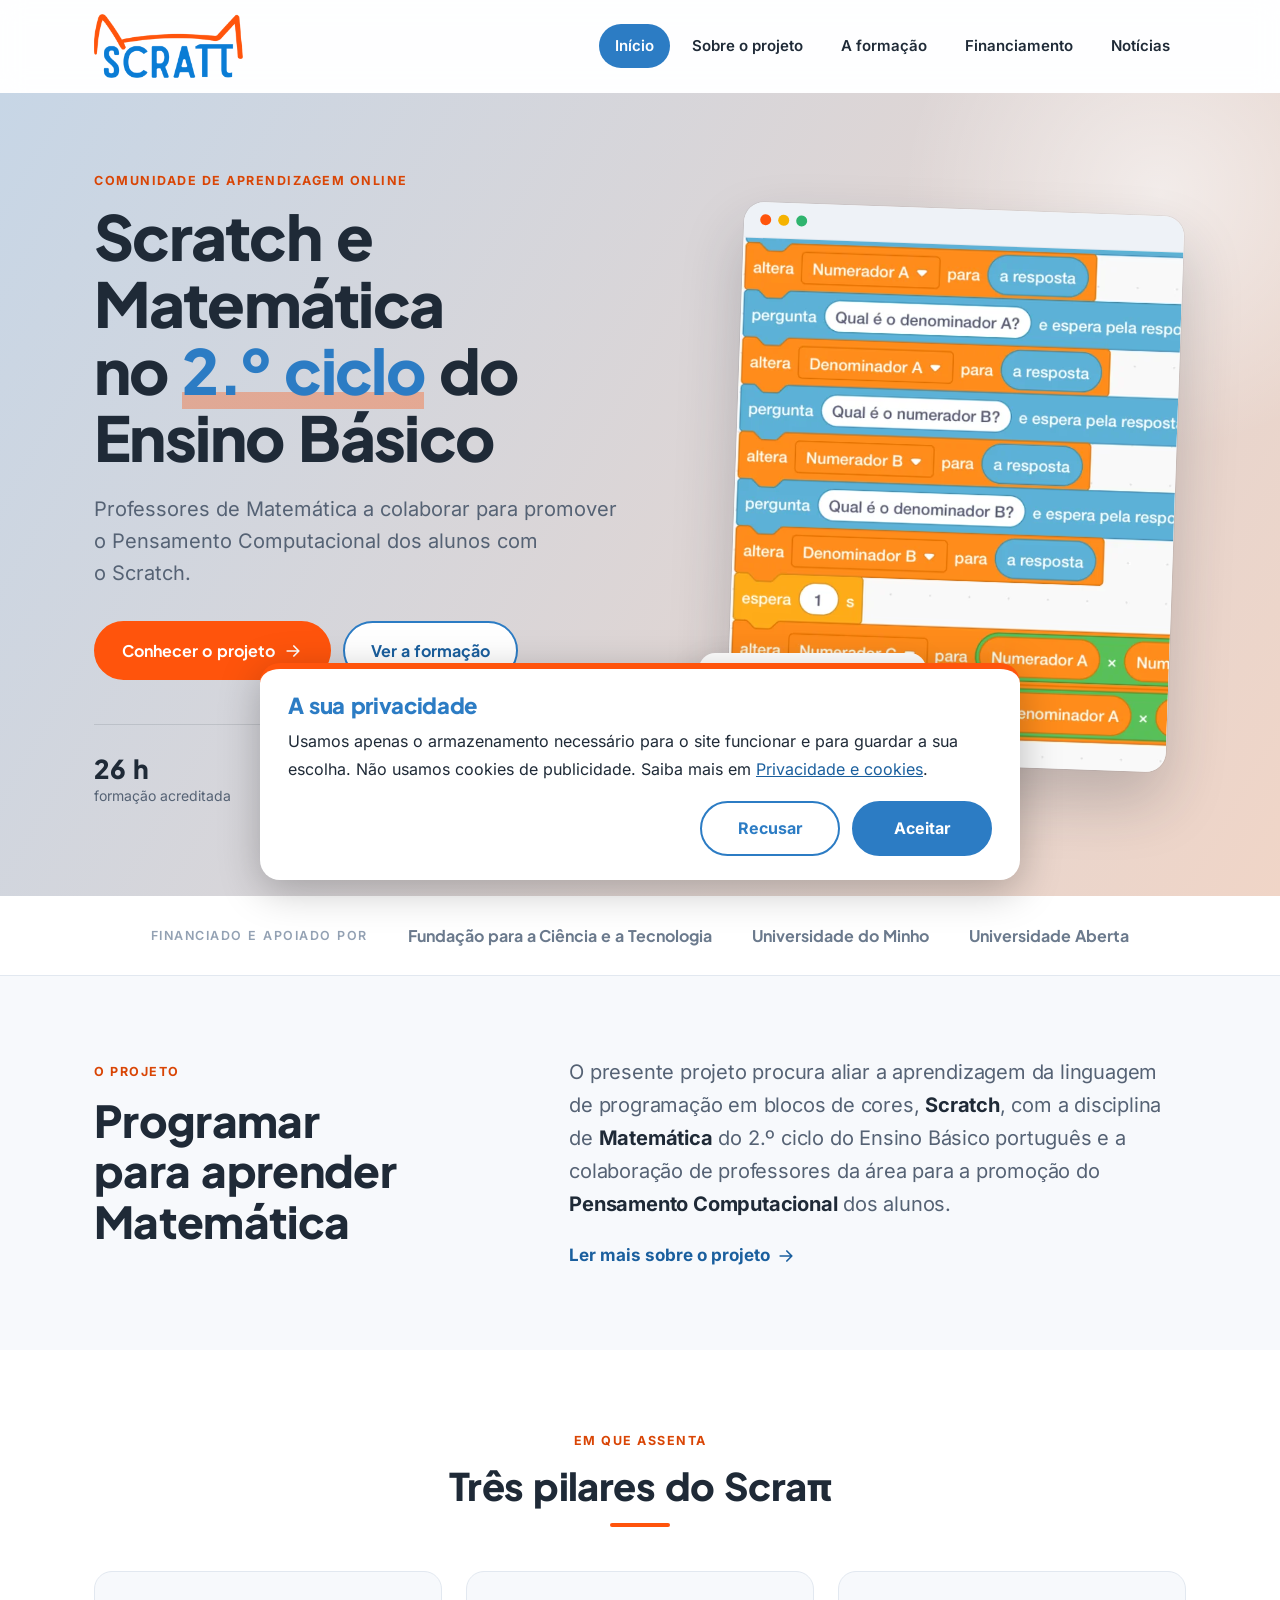
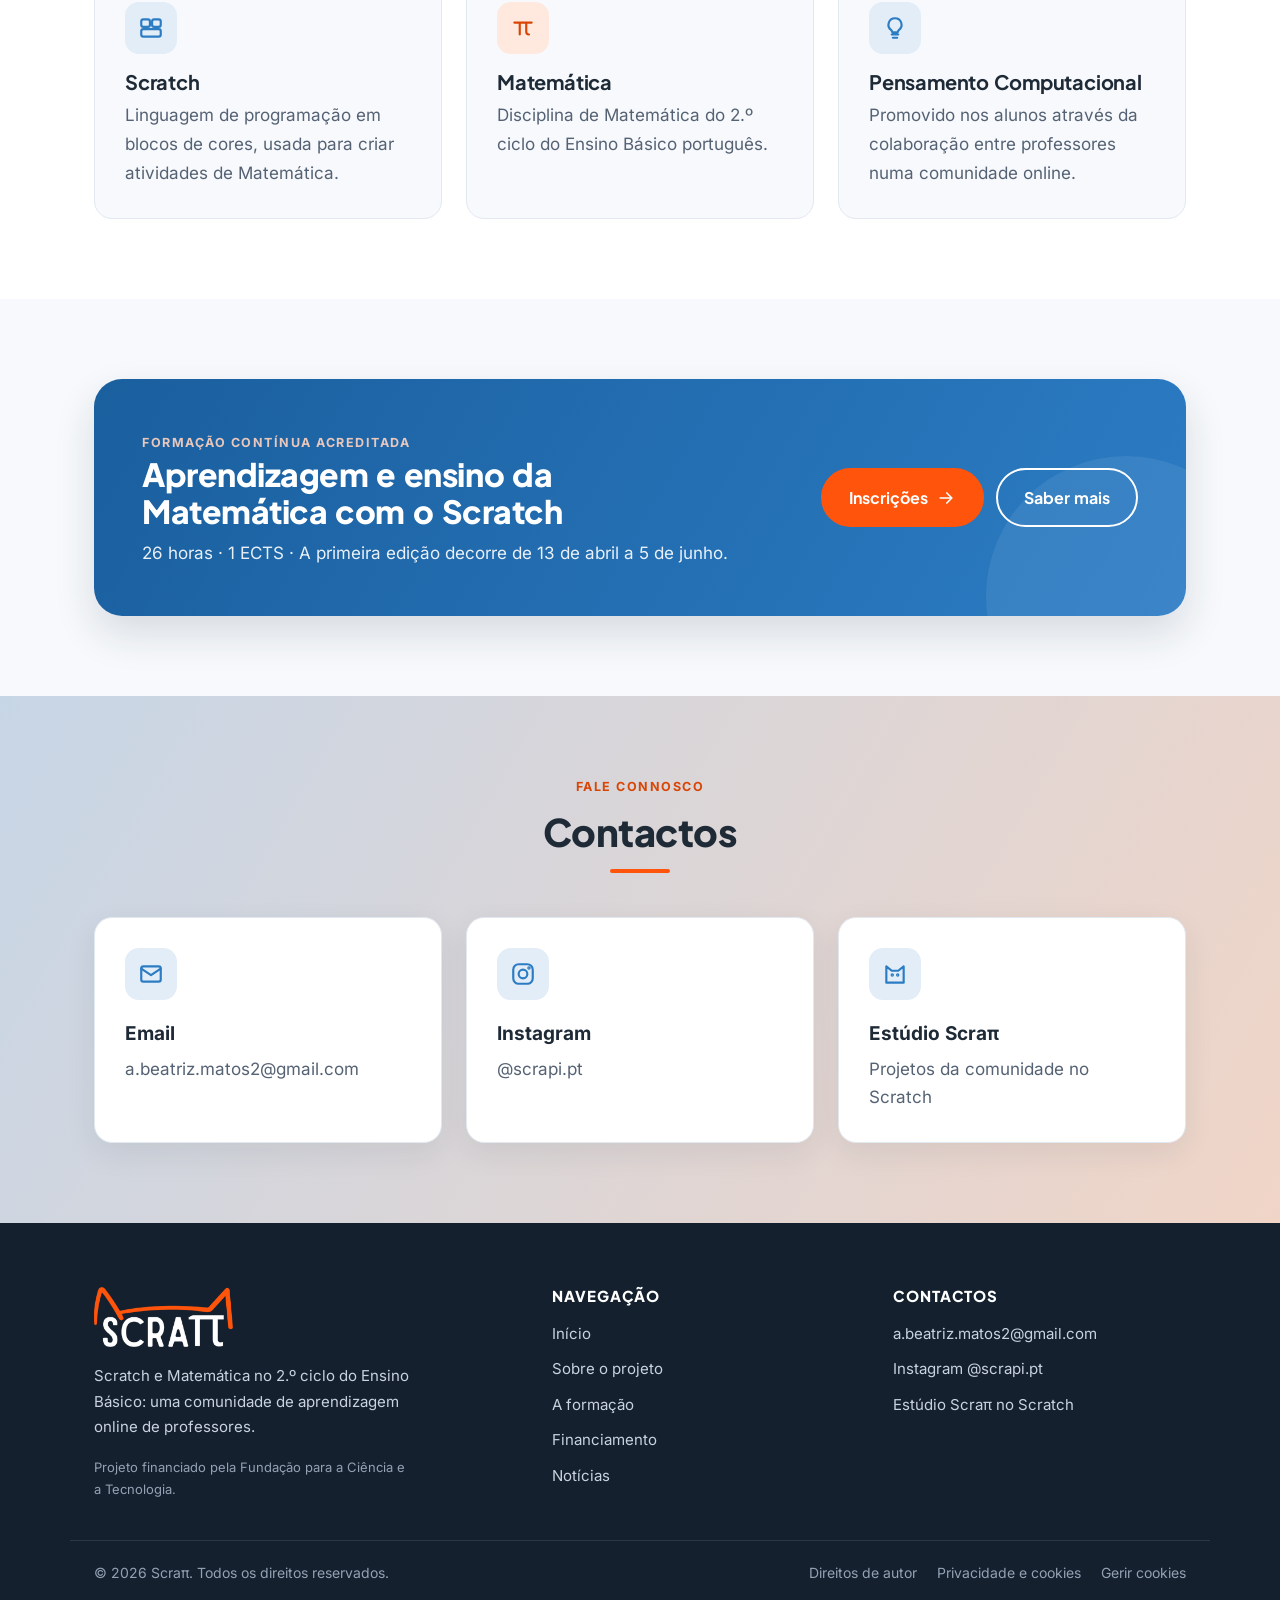
<file: index.html>
<!DOCTYPE html>
<html lang="pt-PT">
<head>
    <meta charset="UTF-8">
    <meta name="viewport" content="width=device-width, initial-scale=1.0">
    <title>Scraπ: Scratch e Matemática do 2.º ciclo do Ensino Básico</title>
    <meta name="description" content="Comunidade de aprendizagem online que junta o Scratch, a Matemática do 2.º ciclo e a colaboração entre professores para promover o Pensamento Computacional dos alunos.">
    <meta name="theme-color" content="#2c7cc4">
    <link rel="canonical" href="https://scra-pi.github.io/">

    <!-- pré-visualização quando o link é partilhado (WhatsApp, Facebook, LinkedIn...) -->
    <meta property="og:type" content="website">
    <meta property="og:site_name" content="Scraπ">
    <meta property="og:locale" content="pt_PT">
    <meta property="og:title" content="Scraπ: Scratch e Matemática do 2.º ciclo do Ensino Básico">
    <meta property="og:description" content="Comunidade de aprendizagem online que junta o Scratch, a Matemática do 2.º ciclo e a colaboração entre professores para promover o Pensamento Computacional dos alunos.">
    <meta property="og:url" content="https://scra-pi.github.io/">
    <meta property="og:image" content="https://scra-pi.github.io/partilha.jpg">
    <meta property="og:image:width" content="1200">
    <meta property="og:image:height" content="630">
    <meta name="twitter:card" content="summary_large_image">

    <link rel="icon" href="favicon.ico" sizes="any">
    <link rel="icon" type="image/png" href="favicon-32.png">
    <link rel="apple-touch-icon" href="apple-touch-icon.png">
    <link rel="preload" href="fontes/plus-jakarta-sans-latin-wght-normal.woff2" as="font" type="font/woff2" crossorigin>
    <link rel="preload" href="fontes/inter-latin-wght-normal.woff2" as="font" type="font/woff2" crossorigin>
    <link rel="stylesheet" href="style.css?v=8">
</head>

<body>
    <header class="topo">
        <div class="topo-interior">
            <a class="logo" href="index.html">
                <img src="logo1.png" width="488" height="210" alt="Scraπ: página inicial">
            </a>

            <button class="menu-toggle" id="mobile-menu" aria-label="Abrir menu" aria-expanded="false" aria-controls="menu">
                <span></span>
                <span></span>
                <span></span>
            </button>

            <nav id="menu" aria-label="Menu principal">
            <a href="index.html" class="active" aria-current="page">Início</a>
            <a href="sobre.html">Sobre o projeto</a>
            <a href="formacao.html">A formação</a>
            <a href="financiamento.html">Financiamento</a>
            <a href="noticias.html">Notícias</a>
            </nav>
        </div>
    </header>

    <main id="conteudo">
        <section class="hero">
            <div class="interior hero-grelha">
                <div class="hero-texto">
                    <p class="etiqueta">Comunidade de aprendizagem online</p>
                    <h1>Scratch e Matemática no <span class="realce">2.º ciclo</span> do Ensino Básico</h1>
                    <p class="hero-lead">
                        Professores de Matemática a colaborar para promover o Pensamento Computacional dos alunos com o Scratch.
                    </p>
                    <div class="botoes">
                        <a class="botao botao-laranja" href="sobre.html">Conhecer o projeto <svg class="ico" viewBox="0 0 24 24" aria-hidden="true"><path d="M5 12h14M13 6l6 6-6 6"/></svg></a>
                        <a class="botao botao-secundario" href="formacao.html">Ver a formação</a>
                    </div>
                    <ul class="hero-dados">
                        <li><strong>26 h</strong><span>formação acreditada</span></li>
                        <li><strong>1 ECTS</strong><span>crédito europeu</span></li>
                        <li><strong>FCT</strong><span>projeto financiado</span></li>
                    </ul>
                </div>

                <div class="hero-visual">
                    <figure class="janela">
                        <div class="janela-barra" aria-hidden="true"><span></span><span></span><span></span></div>
                        <img src="blocos-scratch.webp" width="640" height="894" fetchpriority="high"
                             alt="Programa no Scratch que pede duas frações ao aluno e calcula o seu produto">
                    </figure>
                    <div class="hero-selo" aria-hidden="true">
                        <span class="hero-selo-icone">π</span>
                        <span>Frações no Scratch</span>
                    </div>
                </div>
            </div>
        </section>

        <section class="parceiros" aria-label="Instituições">
            <div class="interior parceiros-lista">
                <span class="parceiros-titulo">Financiado e apoiado por</span>
                <span>Fundação para a Ciência e a Tecnologia</span>
                <span>Universidade do Minho</span>
                <span>Universidade Aberta</span>
            </div>
        </section>

        <section class="seccao">
            <div class="interior projeto">
                <div>
                    <p class="etiqueta">O projeto</p>
                    <h2 class="titulo-grande">Programar para aprender Matemática</h2>
                </div>
                <div>
                    <p class="destaque-texto">
                        O presente projeto procura aliar a aprendizagem da linguagem de programação em blocos de cores, <strong>Scratch</strong>, com a disciplina de <strong>Matemática</strong> do 2.º ciclo do Ensino Básico português e a colaboração de professores da área para a promoção do <strong>Pensamento Computacional</strong> dos alunos.
                    </p>
                    <a class="ligacao-seta" href="sobre.html">Ler mais sobre o projeto <svg class="ico" viewBox="0 0 24 24" aria-hidden="true"><path d="M5 12h14M13 6l6 6-6 6"/></svg></a>
                </div>
            </div>
        </section>

        <section class="seccao seccao-clara">
            <div class="interior">
                <p class="etiqueta centro">Em que assenta</p>
                <h2 class="titulo-seccao">Três pilares do Scraπ</h2>

                <div class="grelha grelha-3">
                    <article class="cartao aparecer">
                        <span class="cartao-icone"><svg class="ico" viewBox="0 0 24 24" aria-hidden="true"><rect x="3" y="4" width="8" height="7" rx="2"/><rect x="13" y="4" width="8" height="7" rx="2"/><rect x="3" y="13" width="18" height="7" rx="2"/></svg></span>
                        <h3>Scratch</h3>
                        <p>Linguagem de programação em blocos de cores, usada para criar atividades de Matemática.</p>
                    </article>

                    <article class="cartao aparecer">
                        <span class="cartao-icone laranja"><svg class="ico" viewBox="0 0 24 24" aria-hidden="true"><path d="M4 7h16M9 7v11M15 7v8.5c0 1.5.8 2.5 2.5 2.5"/></svg></span>
                        <h3>Matemática</h3>
                        <p>Disciplina de Matemática do 2.º ciclo do Ensino Básico português.</p>
                    </article>

                    <article class="cartao aparecer">
                        <span class="cartao-icone"><svg class="ico" viewBox="0 0 24 24" aria-hidden="true"><path d="M9 18h6M10 21h4M12 3a6 6 0 0 0-3.5 10.9c.6.5 1 1.2 1 2.1h5c0-.9.4-1.6 1-2.1A6 6 0 0 0 12 3z"/></svg></span>
                        <h3>Pensamento Computacional</h3>
                        <p>Promovido nos alunos através da colaboração entre professores numa comunidade online.</p>
                    </article>
                </div>
            </div>
        </section>

        <section class="seccao">
            <div class="interior">
                <div class="chamada aparecer">
                    <div>
                        <p class="etiqueta">Formação contínua acreditada</p>
                        <h2>Aprendizagem e ensino da Matemática com o Scratch</h2>
                        <p>26 horas · 1 ECTS · A primeira edição decorre de 13 de abril a 5 de junho.</p>
                    </div>
                    <div class="botoes">
                        <a class="botao botao-laranja" href="https://formacao.uab.pt/candidaturas/curso/8325/166" target="_blank" rel="noopener">Inscrições <svg class="ico" viewBox="0 0 24 24" aria-hidden="true"><path d="M5 12h14M13 6l6 6-6 6"/></svg></a>
                        <a class="botao botao-contorno" href="formacao.html">Saber mais</a>
                    </div>
                </div>
            </div>
        </section>

        <section class="seccao seccao-contactos" id="contactos">
            <div class="interior">
                <p class="etiqueta">Fale connosco</p>
                <h2 class="titulo-seccao">Contactos</h2>

                <div class="grelha grelha-3">
                    <a class="cartao cartao-contacto aparecer" href="mailto:a.beatriz.matos2@gmail.com">
                        <span class="cartao-icone"><svg class="ico" viewBox="0 0 24 24" aria-hidden="true"><rect x="3" y="5" width="18" height="14" rx="2"/><path d="M3 7l9 6 9-6"/></svg></span>
                        <span class="cartao-titulo">Email</span>
                        <span class="cartao-texto">a.beatriz.matos2@gmail.com</span>
                    </a>

                    <a class="cartao cartao-contacto aparecer" href="https://www.instagram.com/scrapi.pt" target="_blank" rel="noopener">
                        <span class="cartao-icone"><svg class="ico" viewBox="0 0 24 24" aria-hidden="true"><rect x="3" y="3" width="18" height="18" rx="5"/><circle cx="12" cy="12" r="4"/><circle cx="17.5" cy="6.5" r="0.6"/></svg></span>
                        <span class="cartao-titulo">Instagram</span>
                        <span class="cartao-texto">@scrapi.pt</span>
                    </a>

                    <a class="cartao cartao-contacto aparecer" href="https://scratch.mit.edu/studios/50838142/" target="_blank" rel="noopener">
                        <span class="cartao-icone"><svg class="ico" viewBox="0 0 24 24" aria-hidden="true"><path d="M4 20V5l5 4h6l5-4v15z"/><circle cx="9.5" cy="13" r="0.6"/><circle cx="14.5" cy="13" r="0.6"/></svg></span>
                        <span class="cartao-titulo">Estúdio Scraπ</span>
                        <span class="cartao-texto">Projetos da comunidade no Scratch</span>
                    </a>
                </div>
            </div>
        </section>
    </main>

    <footer class="rodape">
        <div class="rodape-interior">
            <div class="rodape-marca">
                <img src="logo-branco.png" width="488" height="210" alt="Scraπ">
                <p>Scratch e Matemática no 2.º ciclo do Ensino Básico: uma comunidade de aprendizagem online de professores.</p>
                <p class="rodape-fct">Projeto financiado pela Fundação para a Ciência e a Tecnologia.</p>
            </div>

            <div>
                <h2>Navegação</h2>
                <ul>
                    <li><a href="index.html">Início</a></li>
                    <li><a href="sobre.html">Sobre o projeto</a></li>
                    <li><a href="formacao.html">A formação</a></li>
                    <li><a href="financiamento.html">Financiamento</a></li>
                    <li><a href="noticias.html">Notícias</a></li>
                </ul>
            </div>

            <div>
                <h2>Contactos</h2>
                <ul>
                    <li><a href="mailto:a.beatriz.matos2@gmail.com">a.beatriz.matos2@gmail.com</a></li>
                    <li><a href="https://www.instagram.com/scrapi.pt" target="_blank" rel="noopener">Instagram @scrapi.pt</a></li>
                    <li><a href="https://scratch.mit.edu/studios/50838142/" target="_blank" rel="noopener">Estúdio Scraπ no Scratch</a></li>
                </ul>
            </div>
        </div>

        <div class="rodape-base">
            <p>© <span id="ano">2026</span> Scraπ. Todos os direitos reservados.</p>
            <p class="links-legais">
                <a href="aviso-legal.html#direitos">Direitos de autor</a>
                <a href="aviso-legal.html#privacidade">Privacidade e cookies</a>
                <button type="button" class="gerir-cookies">Gerir cookies</button>
            </p>
        </div>
    </footer>

    <button type="button" class="voltar-topo" aria-label="Voltar ao topo"><svg class="ico" viewBox="0 0 24 24" aria-hidden="true"><path d="M12 19V5M6 11l6-6 6 6"/></svg></button>

    <script src="script.js?v=8"></script>
</body>
</html>
</file>
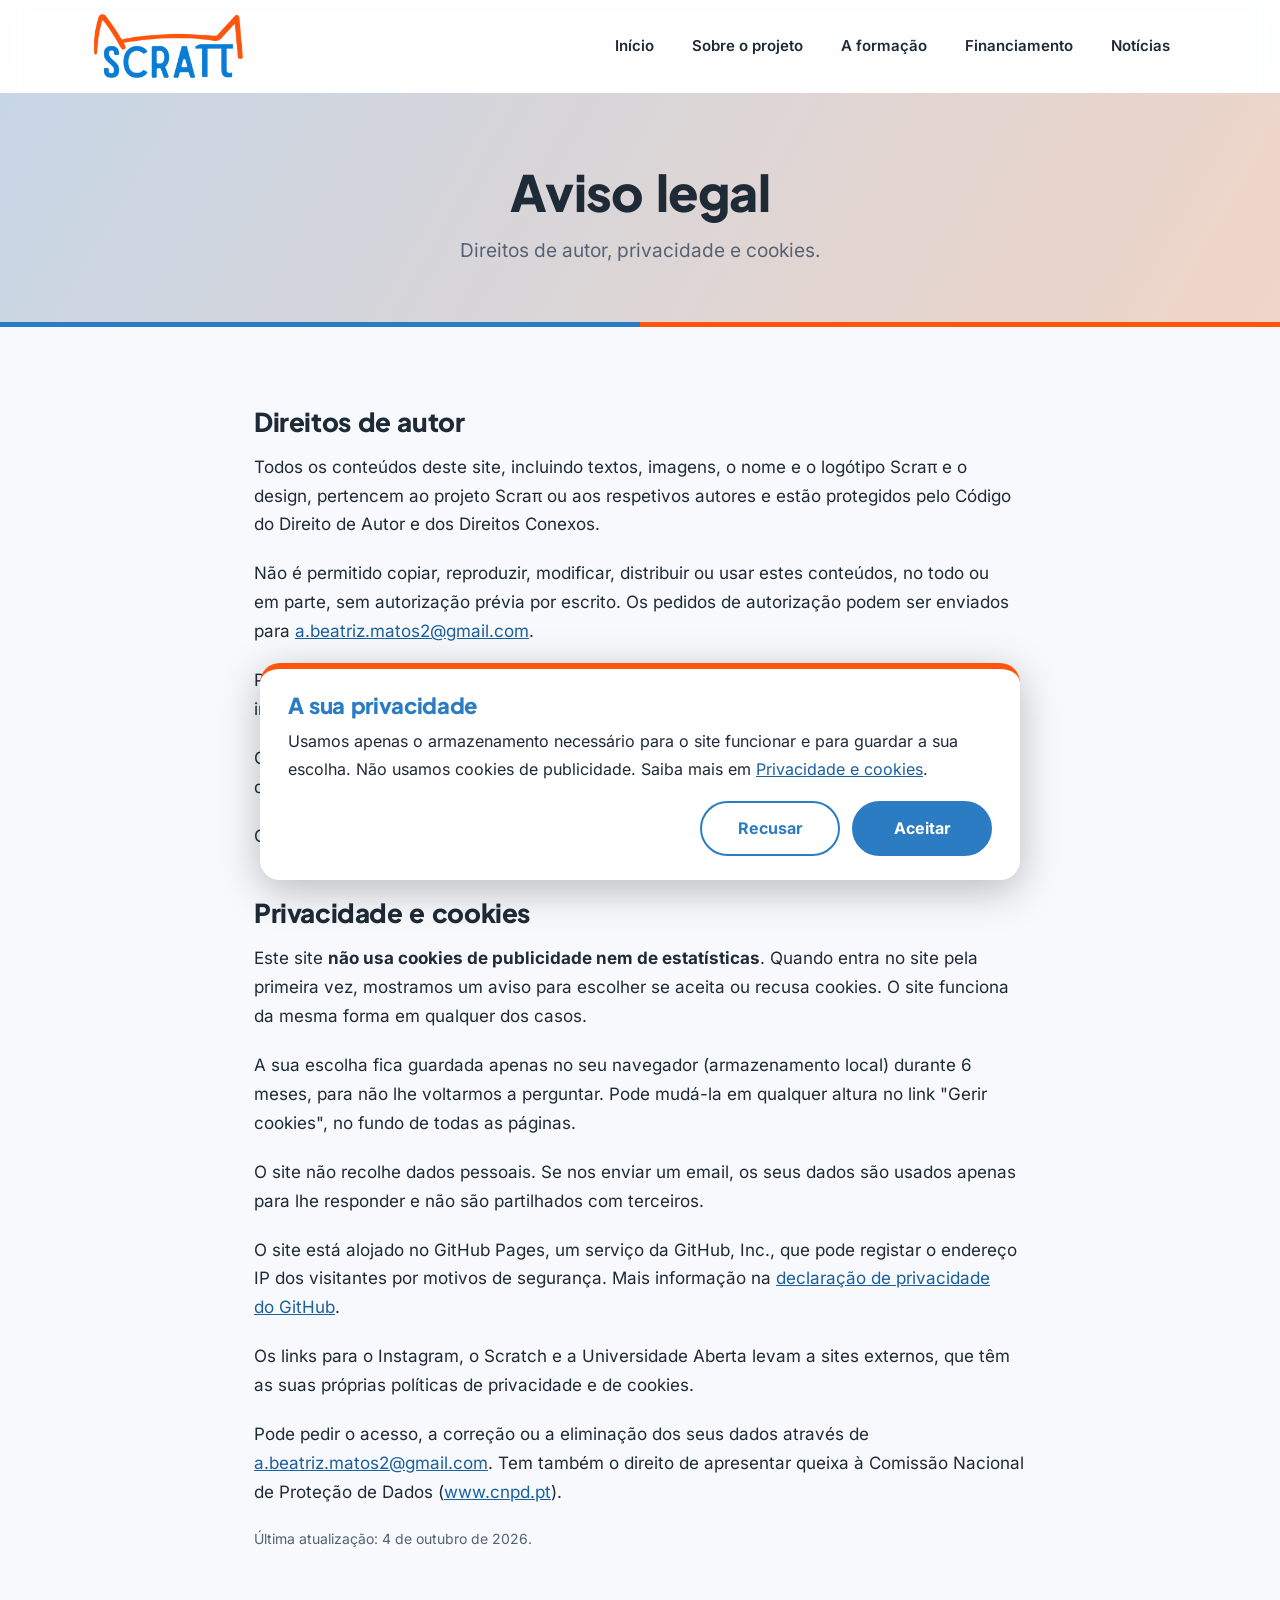
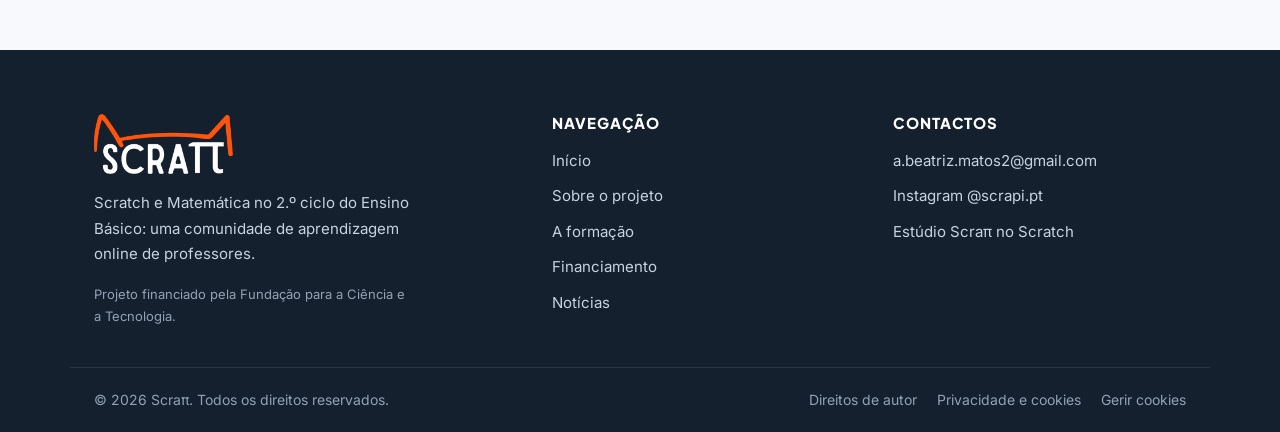
<file: aviso-legal.html>
<!DOCTYPE html>
<html lang="pt-PT">
<head>
    <meta charset="UTF-8">
    <meta name="viewport" content="width=device-width, initial-scale=1.0">
    <title>Aviso legal: direitos de autor, privacidade e cookies | Scraπ</title>
    <meta name="description" content="Direitos de autor dos conteúdos do site Scraπ e informação sobre privacidade e cookies.">
    <meta name="theme-color" content="#2c7cc4">
    <link rel="canonical" href="https://scra-pi.github.io/aviso-legal.html">

    <!-- pré-visualização quando o link é partilhado (WhatsApp, Facebook, LinkedIn...) -->
    <meta property="og:type" content="website">
    <meta property="og:site_name" content="Scraπ">
    <meta property="og:locale" content="pt_PT">
    <meta property="og:title" content="Aviso legal: direitos de autor, privacidade e cookies | Scraπ">
    <meta property="og:description" content="Direitos de autor dos conteúdos do site Scraπ e informação sobre privacidade e cookies.">
    <meta property="og:url" content="https://scra-pi.github.io/aviso-legal.html">
    <meta property="og:image" content="https://scra-pi.github.io/partilha.jpg">
    <meta property="og:image:width" content="1200">
    <meta property="og:image:height" content="630">
    <meta name="twitter:card" content="summary_large_image">

    <link rel="icon" href="favicon.ico" sizes="any">
    <link rel="icon" type="image/png" href="favicon-32.png">
    <link rel="apple-touch-icon" href="apple-touch-icon.png">
    <link rel="preload" href="fontes/plus-jakarta-sans-latin-wght-normal.woff2" as="font" type="font/woff2" crossorigin>
    <link rel="preload" href="fontes/inter-latin-wght-normal.woff2" as="font" type="font/woff2" crossorigin>
    <link rel="stylesheet" href="style.css?v=8">
</head>

<body>
    <header class="topo">
        <div class="topo-interior">
            <a class="logo" href="index.html">
                <img src="logo1.png" width="488" height="210" alt="Scraπ: página inicial">
            </a>

            <button class="menu-toggle" id="mobile-menu" aria-label="Abrir menu" aria-expanded="false" aria-controls="menu">
                <span></span>
                <span></span>
                <span></span>
            </button>

            <nav id="menu" aria-label="Menu principal">
            <a href="index.html">Início</a>
            <a href="sobre.html">Sobre o projeto</a>
            <a href="formacao.html">A formação</a>
            <a href="financiamento.html">Financiamento</a>
            <a href="noticias.html">Notícias</a>
            </nav>
        </div>
    </header>

    <main id="conteudo">
        <section class="faixa">
            <div class="interior">
                <h1>Aviso legal</h1>
                <p class="subtitulo">Direitos de autor, privacidade e cookies.</p>
            </div>
        </section>

        <section class="seccao">
            <div class="interior estreito texto legal">
                <h2 id="direitos">Direitos de autor</h2>

                <p>
                    Todos os conteúdos deste site, incluindo textos, imagens, o nome e o logótipo Scraπ e o design, pertencem ao projeto Scraπ ou aos respetivos autores e estão protegidos pelo Código do Direito de Autor e dos Direitos Conexos.
                </p>

                <p>
                    Não é permitido copiar, reproduzir, modificar, distribuir ou usar estes conteúdos, no todo ou em parte, sem autorização prévia por escrito. Os pedidos de autorização podem ser enviados para <a href="mailto:a.beatriz.matos2@gmail.com">a.beatriz.matos2@gmail.com</a>.
                </p>

                <p>
                    Pode partilhar o endereço do site e citar pequenos excertos para fins de ensino ou investigação, desde que indique a fonte: Scraπ, https://scra-pi.github.io.
                </p>

                <p>
                    O logótipo da FCT pertence à Fundação para a Ciência e a Tecnologia. O Scratch é um projeto do grupo Lifelong Kindergarten do MIT Media Lab.
                </p>

                <p>
                    O design e o desenvolvimento do site são da autoria de <strong>Dalila Loureiro Pinto</strong>.
                </p>

                <h2 id="privacidade">Privacidade e cookies</h2>

                <p>
                    Este site <strong>não usa cookies de publicidade nem de estatísticas</strong>. Quando entra no site pela primeira vez, mostramos um aviso para escolher se aceita ou recusa cookies. O site funciona da mesma forma em qualquer dos casos.
                </p>

                <p>
                    A sua escolha fica guardada apenas no seu navegador (armazenamento local) durante 6 meses, para não lhe voltarmos a perguntar. Pode mudá-la em qualquer altura no link "Gerir cookies", no fundo de todas as páginas.
                </p>

                <p>
                    O site não recolhe dados pessoais. Se nos enviar um email, os seus dados são usados apenas para lhe responder e não são partilhados com terceiros.
                </p>

                <p>
                    O site está alojado no GitHub Pages, um serviço da GitHub, Inc., que pode registar o endereço IP dos visitantes por motivos de segurança. Mais informação na <a href="https://docs.github.com/pt/site-policy/privacy-policies/github-general-privacy-statement" target="_blank" rel="noopener">declaração de privacidade do GitHub</a>.
                </p>

                <p>
                    Os links para o Instagram, o Scratch e a Universidade Aberta levam a sites externos, que têm as suas próprias políticas de privacidade e de cookies.
                </p>

                <p>
                    Pode pedir o acesso, a correção ou a eliminação dos seus dados através de <a href="mailto:a.beatriz.matos2@gmail.com">a.beatriz.matos2@gmail.com</a>. Tem também o direito de apresentar queixa à Comissão Nacional de Proteção de Dados (<a href="https://www.cnpd.pt" target="_blank" rel="noopener">www.cnpd.pt</a>).
                </p>

                <p class="atualizacao">
                    Última atualização: 4 de outubro de 2026.
                </p>
            </div>
        </section>
    </main>

    <footer class="rodape">
        <div class="rodape-interior">
            <div class="rodape-marca">
                <img src="logo-branco.png" width="488" height="210" alt="Scraπ">
                <p>Scratch e Matemática no 2.º ciclo do Ensino Básico: uma comunidade de aprendizagem online de professores.</p>
                <p class="rodape-fct">Projeto financiado pela Fundação para a Ciência e a Tecnologia.</p>
            </div>

            <div>
                <h2>Navegação</h2>
                <ul>
                    <li><a href="index.html">Início</a></li>
                    <li><a href="sobre.html">Sobre o projeto</a></li>
                    <li><a href="formacao.html">A formação</a></li>
                    <li><a href="financiamento.html">Financiamento</a></li>
                    <li><a href="noticias.html">Notícias</a></li>
                </ul>
            </div>

            <div>
                <h2>Contactos</h2>
                <ul>
                    <li><a href="mailto:a.beatriz.matos2@gmail.com">a.beatriz.matos2@gmail.com</a></li>
                    <li><a href="https://www.instagram.com/scrapi.pt" target="_blank" rel="noopener">Instagram @scrapi.pt</a></li>
                    <li><a href="https://scratch.mit.edu/studios/50838142/" target="_blank" rel="noopener">Estúdio Scraπ no Scratch</a></li>
                </ul>
            </div>
        </div>

        <div class="rodape-base">
            <p>© <span id="ano">2026</span> Scraπ. Todos os direitos reservados.</p>
            <p class="links-legais">
                <a href="aviso-legal.html#direitos">Direitos de autor</a>
                <a href="aviso-legal.html#privacidade">Privacidade e cookies</a>
                <button type="button" class="gerir-cookies">Gerir cookies</button>
            </p>
        </div>
    </footer>

    <button type="button" class="voltar-topo" aria-label="Voltar ao topo"><svg class="ico" viewBox="0 0 24 24" aria-hidden="true"><path d="M12 19V5M6 11l6-6 6 6"/></svg></button>

    <script src="script.js?v=8"></script>
</body>
</html>
</file>
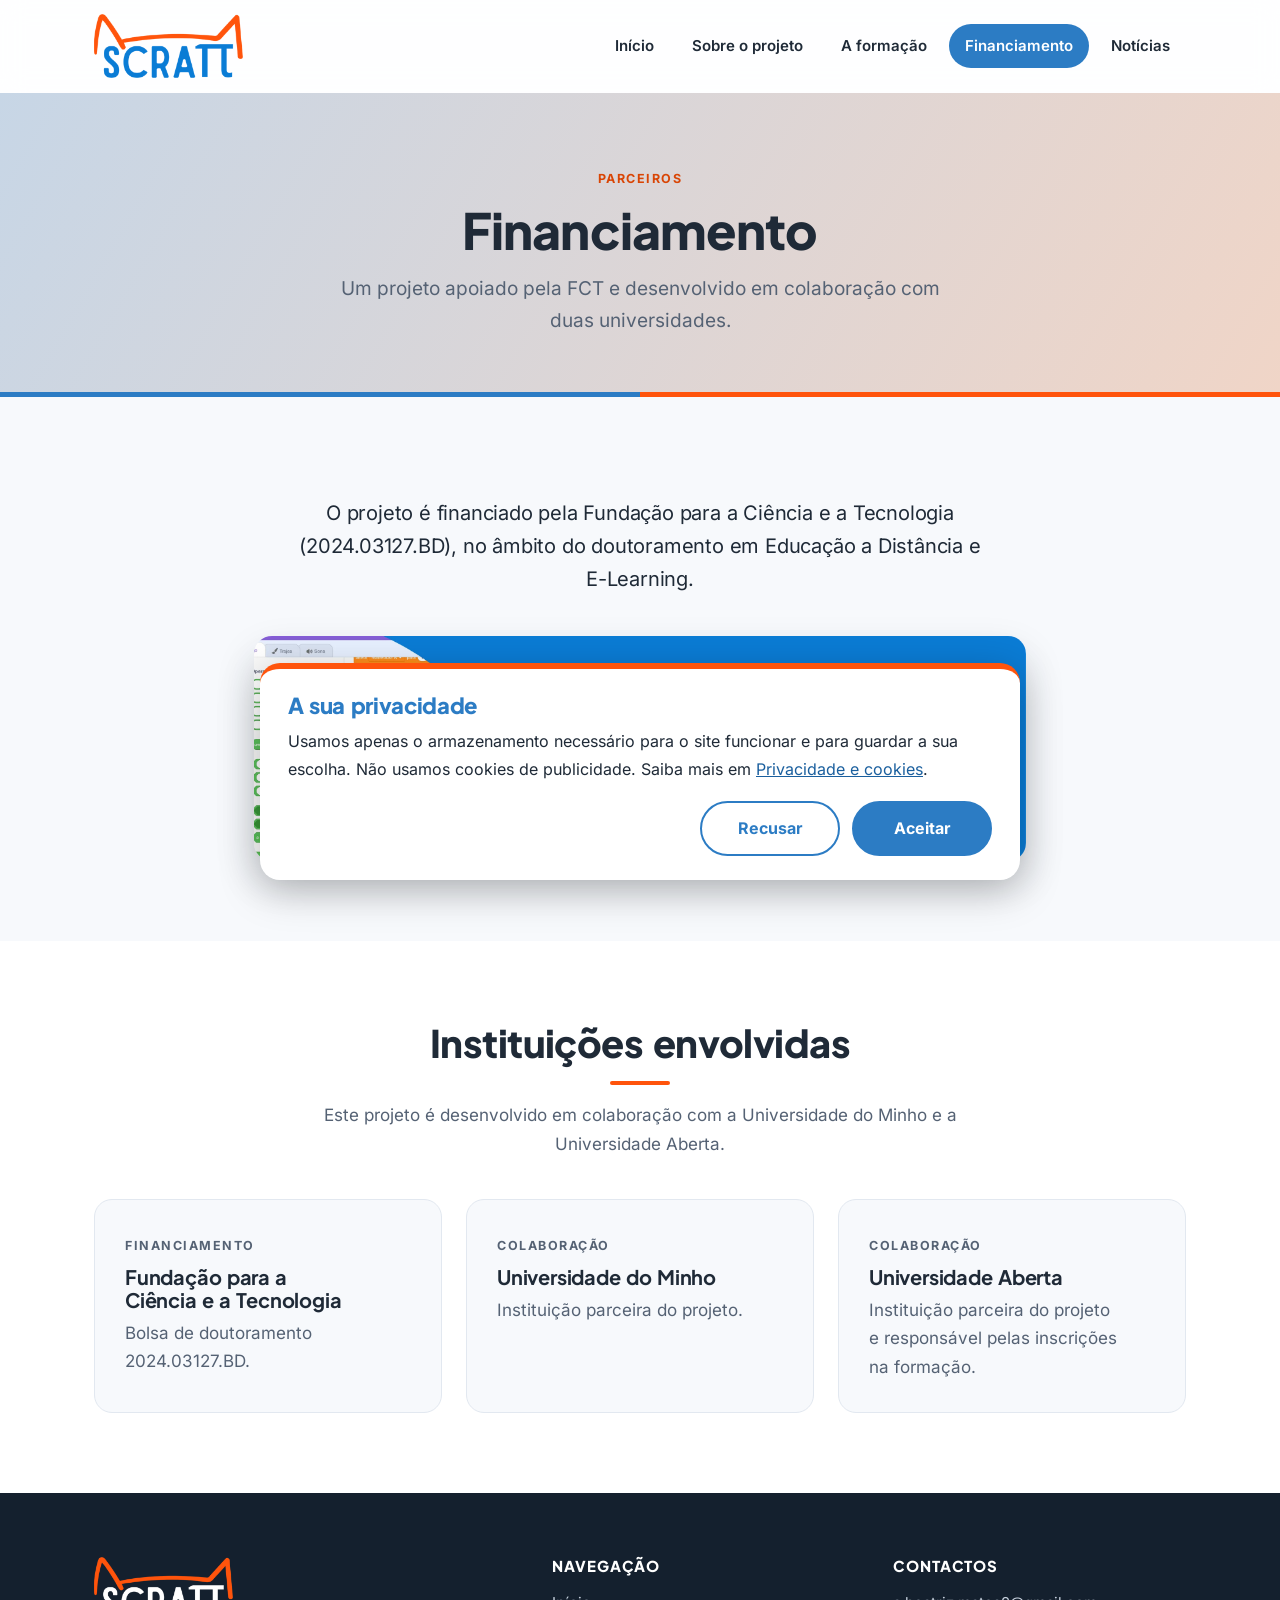
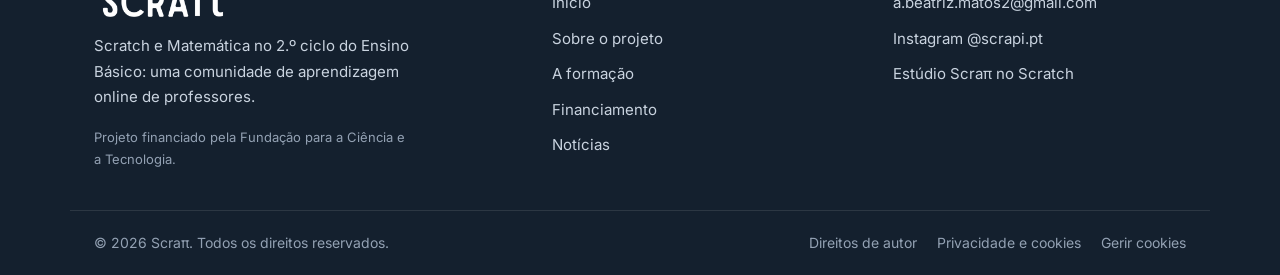
<file: financiamento.html>
<!DOCTYPE html>
<html lang="pt-PT">
<head>
    <meta charset="UTF-8">
    <meta name="viewport" content="width=device-width, initial-scale=1.0">
    <title>Financiamento | Scraπ</title>
    <meta name="description" content="O Scraπ é financiado pela Fundação para a Ciência e a Tecnologia (2024.03127.BD), em colaboração com a Universidade do Minho e a Universidade Aberta.">
    <meta name="theme-color" content="#2c7cc4">
    <link rel="canonical" href="https://scra-pi.github.io/financiamento.html">

    <!-- pré-visualização quando o link é partilhado (WhatsApp, Facebook, LinkedIn...) -->
    <meta property="og:type" content="website">
    <meta property="og:site_name" content="Scraπ">
    <meta property="og:locale" content="pt_PT">
    <meta property="og:title" content="Financiamento | Scraπ">
    <meta property="og:description" content="O Scraπ é financiado pela Fundação para a Ciência e a Tecnologia (2024.03127.BD), em colaboração com a Universidade do Minho e a Universidade Aberta.">
    <meta property="og:url" content="https://scra-pi.github.io/financiamento.html">
    <meta property="og:image" content="https://scra-pi.github.io/partilha.jpg">
    <meta property="og:image:width" content="1200">
    <meta property="og:image:height" content="630">
    <meta name="twitter:card" content="summary_large_image">

    <link rel="icon" href="favicon.ico" sizes="any">
    <link rel="icon" type="image/png" href="favicon-32.png">
    <link rel="apple-touch-icon" href="apple-touch-icon.png">
    <link rel="preload" href="fontes/plus-jakarta-sans-latin-wght-normal.woff2" as="font" type="font/woff2" crossorigin>
    <link rel="preload" href="fontes/inter-latin-wght-normal.woff2" as="font" type="font/woff2" crossorigin>
    <link rel="stylesheet" href="style.css?v=8">
</head>

<body>
    <header class="topo">
        <div class="topo-interior">
            <a class="logo" href="index.html">
                <img src="logo1.png" width="488" height="210" alt="Scraπ: página inicial">
            </a>

            <button class="menu-toggle" id="mobile-menu" aria-label="Abrir menu" aria-expanded="false" aria-controls="menu">
                <span></span>
                <span></span>
                <span></span>
            </button>

            <nav id="menu" aria-label="Menu principal">
            <a href="index.html">Início</a>
            <a href="sobre.html">Sobre o projeto</a>
            <a href="formacao.html">A formação</a>
            <a href="financiamento.html" class="active" aria-current="page">Financiamento</a>
            <a href="noticias.html">Notícias</a>
            </nav>
        </div>
    </header>

    <main id="conteudo">
        <section class="faixa">
            <div class="interior">
            <p class="etiqueta">Parceiros</p>
                <h1>Financiamento</h1>
                <p class="subtitulo">Um projeto apoiado pela FCT e desenvolvido em colaboração com duas universidades.</p>
            </div>
        </section>

        <section class="seccao">
            <div class="interior estreito">
                <p class="destaque-texto centro">
                    O projeto é financiado pela Fundação para a Ciência e a Tecnologia (2024.03127.BD), no âmbito do doutoramento em Educação a Distância e E-Learning.
                </p>

                <img class="banner-fct aparecer" src="imagem2.webp" width="2400" height="699" loading="lazy"
                     alt="Projeto financiado pela Fundação para a Ciência e a Tecnologia (FCT)">
            </div>
        </section>

        <section class="seccao seccao-clara">
            <div class="interior">
                <h2 class="titulo-seccao">Instituições envolvidas</h2>
                <p class="centro subtitulo-seccao">Este projeto é desenvolvido em colaboração com a Universidade do Minho e a Universidade Aberta.</p>

                <div class="grelha grelha-3">
                    <article class="cartao aparecer">
                        <p class="etiqueta">Financiamento</p>
                        <h3>Fundação para a Ciência e a Tecnologia</h3>
                        <p>Bolsa de doutoramento 2024.03127.BD.</p>
                    </article>

                    <article class="cartao aparecer">
                        <p class="etiqueta">Colaboração</p>
                        <h3>Universidade do Minho</h3>
                        <p>Instituição parceira do projeto.</p>
                    </article>

                    <article class="cartao aparecer">
                        <p class="etiqueta">Colaboração</p>
                        <h3>Universidade Aberta</h3>
                        <p>Instituição parceira do projeto e responsável pelas inscrições na formação.</p>
                    </article>
                </div>
            </div>
        </section>
    </main>

    <footer class="rodape">
        <div class="rodape-interior">
            <div class="rodape-marca">
                <img src="logo-branco.png" width="488" height="210" alt="Scraπ">
                <p>Scratch e Matemática no 2.º ciclo do Ensino Básico: uma comunidade de aprendizagem online de professores.</p>
                <p class="rodape-fct">Projeto financiado pela Fundação para a Ciência e a Tecnologia.</p>
            </div>

            <div>
                <h2>Navegação</h2>
                <ul>
                    <li><a href="index.html">Início</a></li>
                    <li><a href="sobre.html">Sobre o projeto</a></li>
                    <li><a href="formacao.html">A formação</a></li>
                    <li><a href="financiamento.html">Financiamento</a></li>
                    <li><a href="noticias.html">Notícias</a></li>
                </ul>
            </div>

            <div>
                <h2>Contactos</h2>
                <ul>
                    <li><a href="mailto:a.beatriz.matos2@gmail.com">a.beatriz.matos2@gmail.com</a></li>
                    <li><a href="https://www.instagram.com/scrapi.pt" target="_blank" rel="noopener">Instagram @scrapi.pt</a></li>
                    <li><a href="https://scratch.mit.edu/studios/50838142/" target="_blank" rel="noopener">Estúdio Scraπ no Scratch</a></li>
                </ul>
            </div>
        </div>

        <div class="rodape-base">
            <p>© <span id="ano">2026</span> Scraπ. Todos os direitos reservados.</p>
            <p class="links-legais">
                <a href="aviso-legal.html#direitos">Direitos de autor</a>
                <a href="aviso-legal.html#privacidade">Privacidade e cookies</a>
                <button type="button" class="gerir-cookies">Gerir cookies</button>
            </p>
        </div>
    </footer>

    <button type="button" class="voltar-topo" aria-label="Voltar ao topo"><svg class="ico" viewBox="0 0 24 24" aria-hidden="true"><path d="M12 19V5M6 11l6-6 6 6"/></svg></button>

    <script src="script.js?v=8"></script>
</body>
</html>
</file>
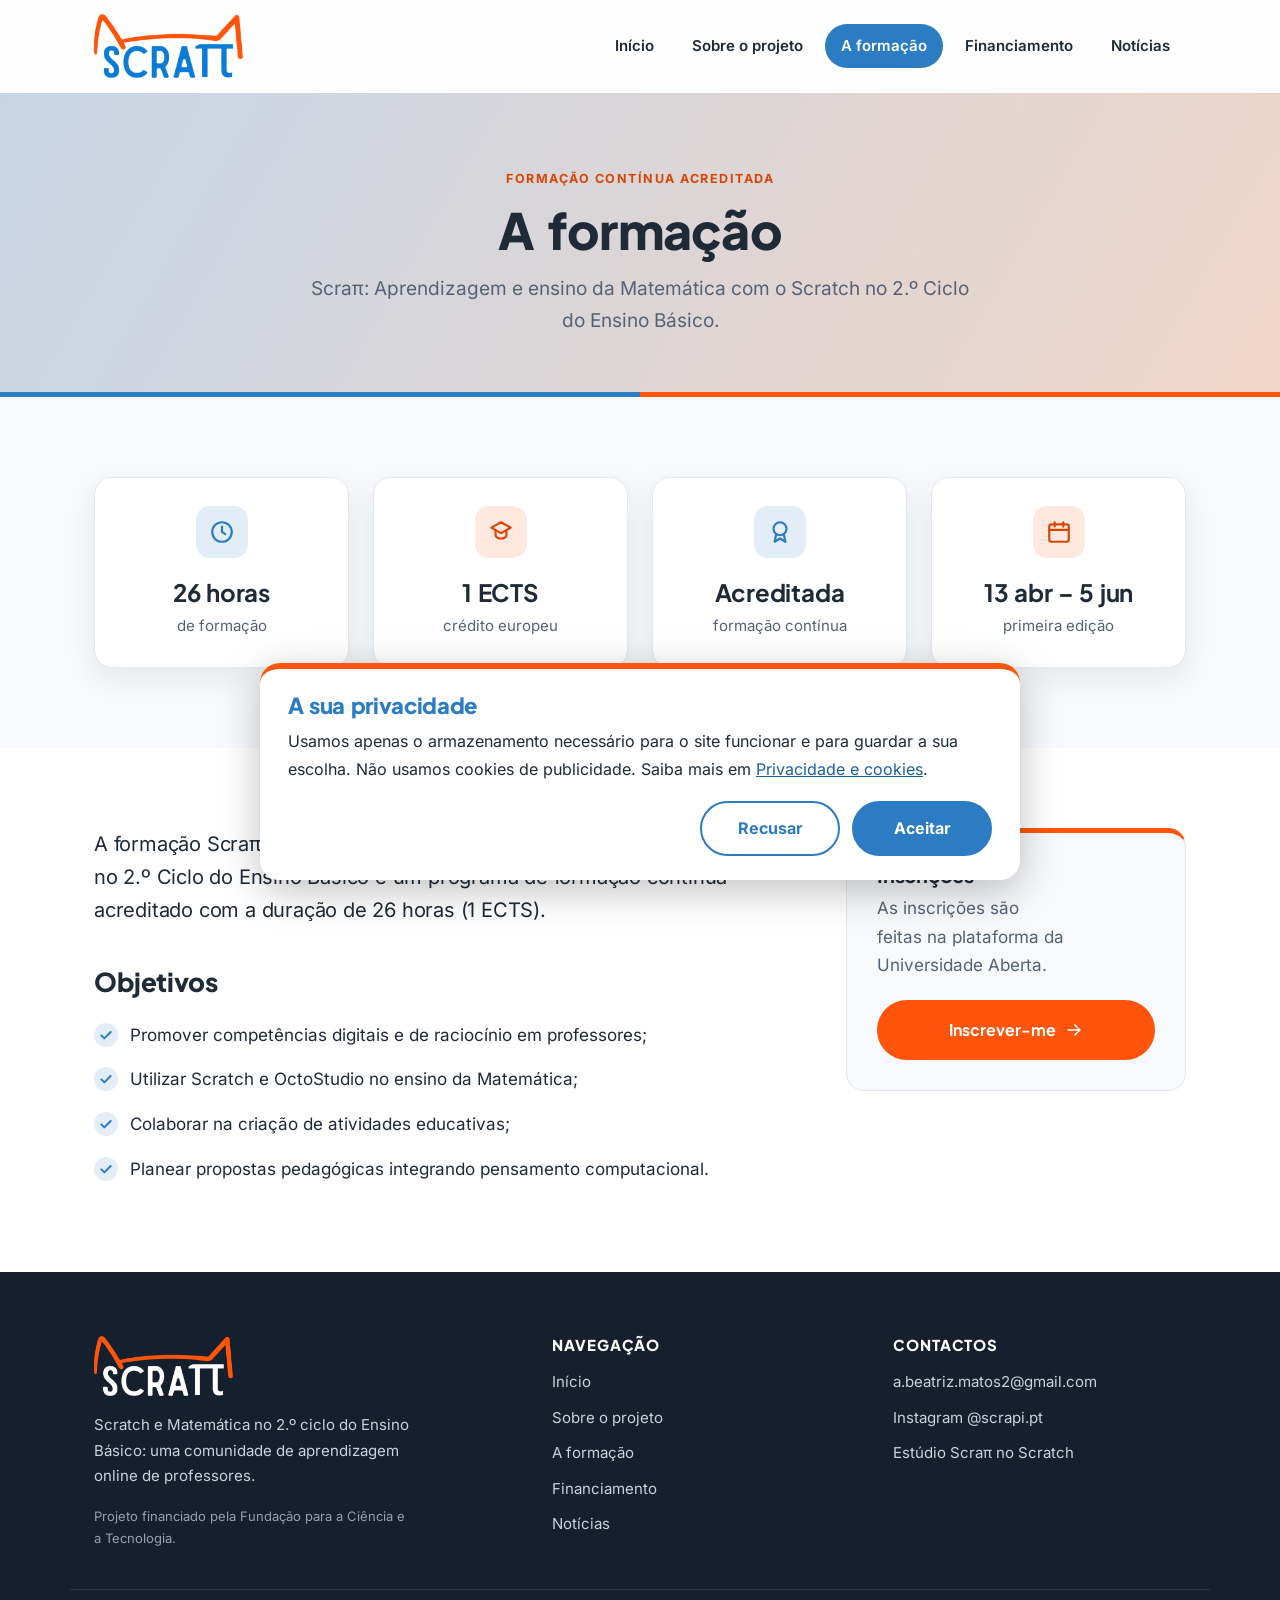
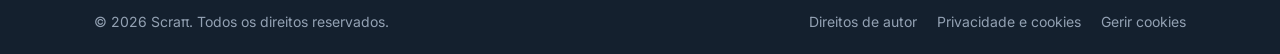
<file: formacao.html>
<!DOCTYPE html>
<html lang="pt-PT">
<head>
    <meta charset="UTF-8">
    <meta name="viewport" content="width=device-width, initial-scale=1.0">
    <title>A formação | Scraπ</title>
    <meta name="description" content="Formação contínua acreditada (26 horas, 1 ECTS): aprendizagem e ensino da Matemática com o Scratch no 2.º Ciclo do Ensino Básico.">
    <meta name="theme-color" content="#2c7cc4">
    <link rel="canonical" href="https://scra-pi.github.io/formacao.html">

    <!-- pré-visualização quando o link é partilhado (WhatsApp, Facebook, LinkedIn...) -->
    <meta property="og:type" content="website">
    <meta property="og:site_name" content="Scraπ">
    <meta property="og:locale" content="pt_PT">
    <meta property="og:title" content="A formação | Scraπ">
    <meta property="og:description" content="Formação contínua acreditada (26 horas, 1 ECTS): aprendizagem e ensino da Matemática com o Scratch no 2.º Ciclo do Ensino Básico.">
    <meta property="og:url" content="https://scra-pi.github.io/formacao.html">
    <meta property="og:image" content="https://scra-pi.github.io/partilha.jpg">
    <meta property="og:image:width" content="1200">
    <meta property="og:image:height" content="630">
    <meta name="twitter:card" content="summary_large_image">

    <link rel="icon" href="favicon.ico" sizes="any">
    <link rel="icon" type="image/png" href="favicon-32.png">
    <link rel="apple-touch-icon" href="apple-touch-icon.png">
    <link rel="preload" href="fontes/plus-jakarta-sans-latin-wght-normal.woff2" as="font" type="font/woff2" crossorigin>
    <link rel="preload" href="fontes/inter-latin-wght-normal.woff2" as="font" type="font/woff2" crossorigin>
    <link rel="stylesheet" href="style.css?v=8">
</head>

<body>
    <header class="topo">
        <div class="topo-interior">
            <a class="logo" href="index.html">
                <img src="logo1.png" width="488" height="210" alt="Scraπ: página inicial">
            </a>

            <button class="menu-toggle" id="mobile-menu" aria-label="Abrir menu" aria-expanded="false" aria-controls="menu">
                <span></span>
                <span></span>
                <span></span>
            </button>

            <nav id="menu" aria-label="Menu principal">
            <a href="index.html">Início</a>
            <a href="sobre.html">Sobre o projeto</a>
            <a href="formacao.html" class="active" aria-current="page">A formação</a>
            <a href="financiamento.html">Financiamento</a>
            <a href="noticias.html">Notícias</a>
            </nav>
        </div>
    </header>

    <main id="conteudo">
        <section class="faixa">
            <div class="interior">
            <p class="etiqueta">Formação contínua acreditada</p>
                <h1>A formação</h1>
                <p class="subtitulo">Scraπ: Aprendizagem e ensino da Matemática com o Scratch no 2.º Ciclo do Ensino Básico.</p>
            </div>
        </section>

        <section class="seccao">
            <div class="interior">
                <div class="grelha grelha-4 factos">
                    <div class="facto aparecer">
                        <span class="cartao-icone"><svg class="ico" viewBox="0 0 24 24" aria-hidden="true"><circle cx="12" cy="12" r="9"/><path d="M12 7v5l3 2"/></svg></span>
                        <strong>26 horas</strong>
                        <span>de formação</span>
                    </div>
                    <div class="facto aparecer">
                        <span class="cartao-icone laranja"><svg class="ico" viewBox="0 0 24 24" aria-hidden="true"><path d="M12 3l9 5-9 5-9-5 9-5z"/><path d="M7 10.5V15c0 1.5 2.2 3 5 3s5-1.5 5-3v-4.5"/></svg></span>
                        <strong>1 ECTS</strong>
                        <span>crédito europeu</span>
                    </div>
                    <div class="facto aparecer">
                        <span class="cartao-icone"><svg class="ico" viewBox="0 0 24 24" aria-hidden="true"><circle cx="12" cy="9" r="6"/><path d="M8.5 14l-1.5 7 5-3 5 3-1.5-7"/></svg></span>
                        <strong>Acreditada</strong>
                        <span>formação contínua</span>
                    </div>
                    <div class="facto aparecer">
                        <span class="cartao-icone laranja"><svg class="ico" viewBox="0 0 24 24" aria-hidden="true"><rect x="3" y="5" width="18" height="16" rx="2"/><path d="M3 10h18M8 3v4M16 3v4"/></svg></span>
                        <strong>13 abr – 5 jun</strong>
                        <span>primeira edição</span>
                    </div>
                </div>
            </div>
        </section>

        <section class="seccao seccao-clara">
            <div class="interior com-lateral">
                <article class="texto">
                    <p class="destaque-texto">
                        A formação Scraπ: Aprendizagem e ensino da Matemática com o Scratch no 2.º Ciclo do Ensino Básico é um programa de formação contínua acreditado com a duração de 26 horas (1 ECTS).
                    </p>

                    <h2>Objetivos</h2>

                    <ul class="lista-visto">
                        <li><svg class="ico visto" viewBox="0 0 24 24" aria-hidden="true"><path d="M5 12.5l4.5 4.5L19 7.5"/></svg> Promover competências digitais e de raciocínio em professores;</li>
                        <li><svg class="ico visto" viewBox="0 0 24 24" aria-hidden="true"><path d="M5 12.5l4.5 4.5L19 7.5"/></svg> Utilizar Scratch e OctoStudio no ensino da Matemática;</li>
                        <li><svg class="ico visto" viewBox="0 0 24 24" aria-hidden="true"><path d="M5 12.5l4.5 4.5L19 7.5"/></svg> Colaborar na criação de atividades educativas;</li>
                        <li><svg class="ico visto" viewBox="0 0 24 24" aria-hidden="true"><path d="M5 12.5l4.5 4.5L19 7.5"/></svg> Planear propostas pedagógicas integrando pensamento computacional.</li>
                    </ul>

                    <!-- Falta o link: quando existir, apagar estas marcas de comentário
                    <p>
                        Plataforma da formação: <a href="COLOCAR-O-LINK-AQUI" target="_blank" rel="noopener">COLOCAR-O-LINK-AQUI</a>
                    </p>
                    -->
                </article>

                <aside class="lateral">
                    <div class="cartao cartao-inscricao aparecer">
                        <h3>Inscrições</h3>
                        <p>As inscrições são feitas na plataforma da Universidade Aberta.</p>
                        <a class="botao botao-laranja botao-bloco" href="https://formacao.uab.pt/candidaturas/curso/8325/166" target="_blank" rel="noopener">Inscrever-me <svg class="ico" viewBox="0 0 24 24" aria-hidden="true"><path d="M5 12h14M13 6l6 6-6 6"/></svg></a>
                    </div>
                </aside>
            </div>
        </section>
    </main>

    <footer class="rodape">
        <div class="rodape-interior">
            <div class="rodape-marca">
                <img src="logo-branco.png" width="488" height="210" alt="Scraπ">
                <p>Scratch e Matemática no 2.º ciclo do Ensino Básico: uma comunidade de aprendizagem online de professores.</p>
                <p class="rodape-fct">Projeto financiado pela Fundação para a Ciência e a Tecnologia.</p>
            </div>

            <div>
                <h2>Navegação</h2>
                <ul>
                    <li><a href="index.html">Início</a></li>
                    <li><a href="sobre.html">Sobre o projeto</a></li>
                    <li><a href="formacao.html">A formação</a></li>
                    <li><a href="financiamento.html">Financiamento</a></li>
                    <li><a href="noticias.html">Notícias</a></li>
                </ul>
            </div>

            <div>
                <h2>Contactos</h2>
                <ul>
                    <li><a href="mailto:a.beatriz.matos2@gmail.com">a.beatriz.matos2@gmail.com</a></li>
                    <li><a href="https://www.instagram.com/scrapi.pt" target="_blank" rel="noopener">Instagram @scrapi.pt</a></li>
                    <li><a href="https://scratch.mit.edu/studios/50838142/" target="_blank" rel="noopener">Estúdio Scraπ no Scratch</a></li>
                </ul>
            </div>
        </div>

        <div class="rodape-base">
            <p>© <span id="ano">2026</span> Scraπ. Todos os direitos reservados.</p>
            <p class="links-legais">
                <a href="aviso-legal.html#direitos">Direitos de autor</a>
                <a href="aviso-legal.html#privacidade">Privacidade e cookies</a>
                <button type="button" class="gerir-cookies">Gerir cookies</button>
            </p>
        </div>
    </footer>

    <button type="button" class="voltar-topo" aria-label="Voltar ao topo"><svg class="ico" viewBox="0 0 24 24" aria-hidden="true"><path d="M12 19V5M6 11l6-6 6 6"/></svg></button>

    <script src="script.js?v=8"></script>
</body>
</html>
</file>
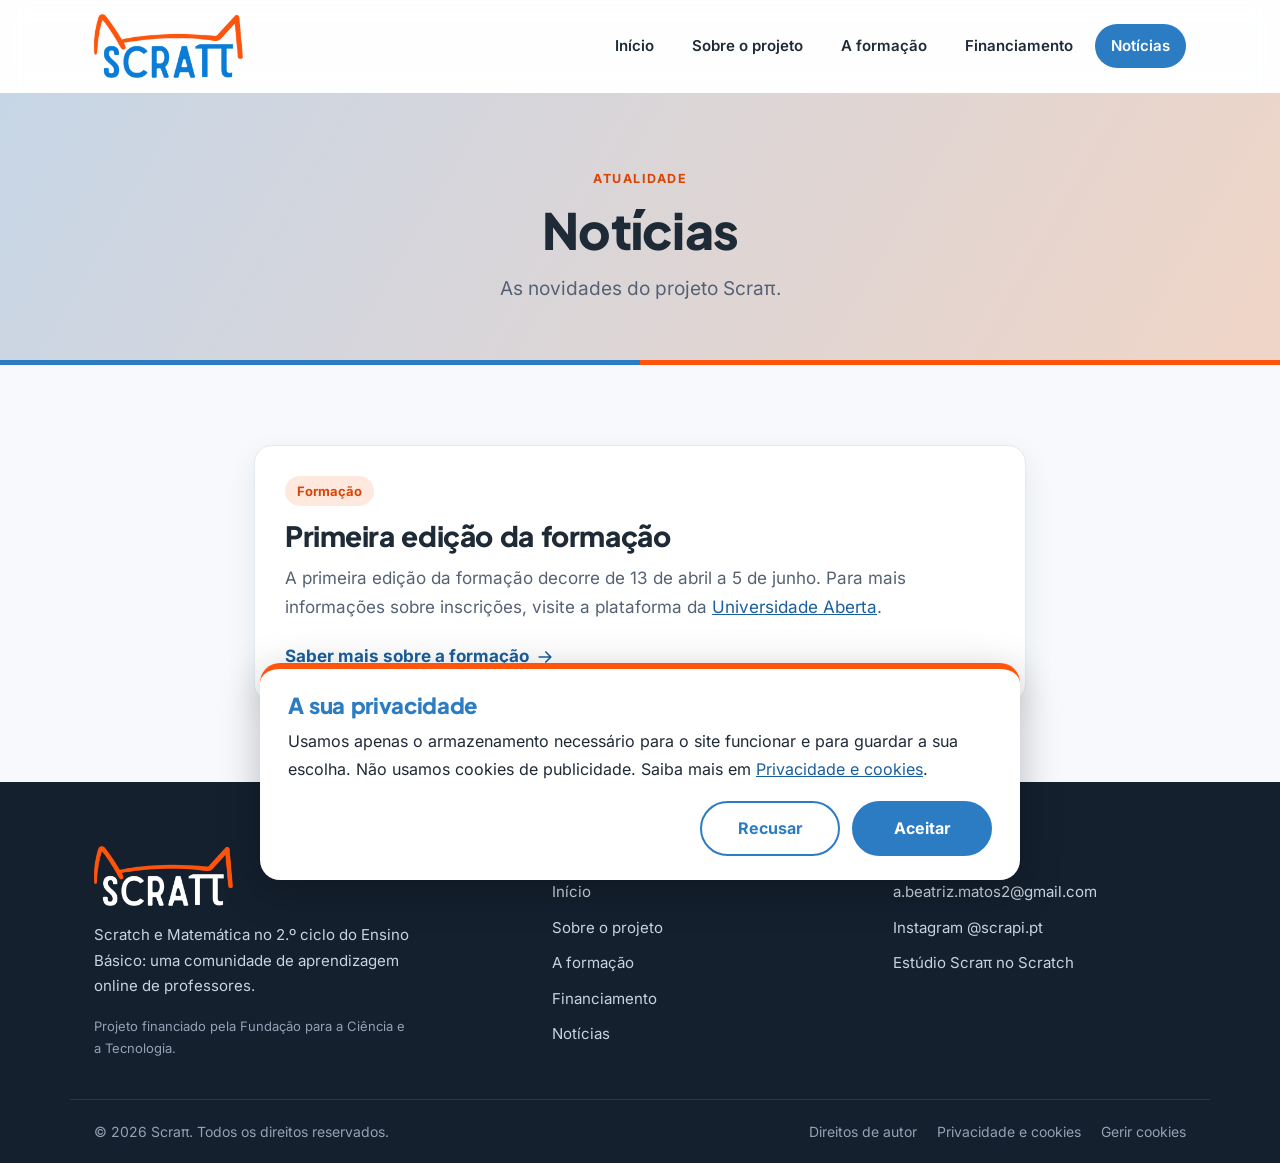
<file: noticias.html>
<!DOCTYPE html>
<html lang="pt-PT">
<head>
    <meta charset="UTF-8">
    <meta name="viewport" content="width=device-width, initial-scale=1.0">
    <title>Notícias | Scraπ</title>
    <meta name="description" content="Novidades do projeto Scraπ: datas e inscrições na formação para professores de Matemática.">
    <meta name="theme-color" content="#2c7cc4">
    <link rel="canonical" href="https://scra-pi.github.io/noticias.html">

    <!-- pré-visualização quando o link é partilhado (WhatsApp, Facebook, LinkedIn...) -->
    <meta property="og:type" content="website">
    <meta property="og:site_name" content="Scraπ">
    <meta property="og:locale" content="pt_PT">
    <meta property="og:title" content="Notícias | Scraπ">
    <meta property="og:description" content="Novidades do projeto Scraπ: datas e inscrições na formação para professores de Matemática.">
    <meta property="og:url" content="https://scra-pi.github.io/noticias.html">
    <meta property="og:image" content="https://scra-pi.github.io/partilha.jpg">
    <meta property="og:image:width" content="1200">
    <meta property="og:image:height" content="630">
    <meta name="twitter:card" content="summary_large_image">

    <link rel="icon" href="favicon.ico" sizes="any">
    <link rel="icon" type="image/png" href="favicon-32.png">
    <link rel="apple-touch-icon" href="apple-touch-icon.png">
    <link rel="preload" href="fontes/plus-jakarta-sans-latin-wght-normal.woff2" as="font" type="font/woff2" crossorigin>
    <link rel="preload" href="fontes/inter-latin-wght-normal.woff2" as="font" type="font/woff2" crossorigin>
    <link rel="stylesheet" href="style.css?v=8">
</head>

<body>
    <header class="topo">
        <div class="topo-interior">
            <a class="logo" href="index.html">
                <img src="logo1.png" width="488" height="210" alt="Scraπ: página inicial">
            </a>

            <button class="menu-toggle" id="mobile-menu" aria-label="Abrir menu" aria-expanded="false" aria-controls="menu">
                <span></span>
                <span></span>
                <span></span>
            </button>

            <nav id="menu" aria-label="Menu principal">
            <a href="index.html">Início</a>
            <a href="sobre.html">Sobre o projeto</a>
            <a href="formacao.html">A formação</a>
            <a href="financiamento.html">Financiamento</a>
            <a href="noticias.html" class="active" aria-current="page">Notícias</a>
            </nav>
        </div>
    </header>

    <main id="conteudo">
        <section class="faixa">
            <div class="interior">
            <p class="etiqueta">Atualidade</p>
                <h1>Notícias</h1>
                <p class="subtitulo">As novidades do projeto Scraπ.</p>
            </div>
        </section>

        <section class="seccao">
            <div class="interior estreito">
                <article class="cartao noticia aparecer">
                    <div class="noticia-meta">
                        <span class="selo">Formação</span>
                    </div>
                    <h2>Primeira edição da formação</h2>
                    <p>
                        A primeira edição da formação decorre de 13 de abril a 5 de junho.
                        Para mais informações sobre inscrições, visite a plataforma da <a href="https://formacao.uab.pt/candidaturas/curso/8325/166" target="_blank" rel="noopener">Universidade Aberta</a>.
                    </p>
                    <a class="ligacao-seta" href="formacao.html">Saber mais sobre a formação <svg class="ico" viewBox="0 0 24 24" aria-hidden="true"><path d="M5 12h14M13 6l6 6-6 6"/></svg></a>
                </article>
            </div>
        </section>
    </main>

    <footer class="rodape">
        <div class="rodape-interior">
            <div class="rodape-marca">
                <img src="logo-branco.png" width="488" height="210" alt="Scraπ">
                <p>Scratch e Matemática no 2.º ciclo do Ensino Básico: uma comunidade de aprendizagem online de professores.</p>
                <p class="rodape-fct">Projeto financiado pela Fundação para a Ciência e a Tecnologia.</p>
            </div>

            <div>
                <h2>Navegação</h2>
                <ul>
                    <li><a href="index.html">Início</a></li>
                    <li><a href="sobre.html">Sobre o projeto</a></li>
                    <li><a href="formacao.html">A formação</a></li>
                    <li><a href="financiamento.html">Financiamento</a></li>
                    <li><a href="noticias.html">Notícias</a></li>
                </ul>
            </div>

            <div>
                <h2>Contactos</h2>
                <ul>
                    <li><a href="mailto:a.beatriz.matos2@gmail.com">a.beatriz.matos2@gmail.com</a></li>
                    <li><a href="https://www.instagram.com/scrapi.pt" target="_blank" rel="noopener">Instagram @scrapi.pt</a></li>
                    <li><a href="https://scratch.mit.edu/studios/50838142/" target="_blank" rel="noopener">Estúdio Scraπ no Scratch</a></li>
                </ul>
            </div>
        </div>

        <div class="rodape-base">
            <p>© <span id="ano">2026</span> Scraπ. Todos os direitos reservados.</p>
            <p class="links-legais">
                <a href="aviso-legal.html#direitos">Direitos de autor</a>
                <a href="aviso-legal.html#privacidade">Privacidade e cookies</a>
                <button type="button" class="gerir-cookies">Gerir cookies</button>
            </p>
        </div>
    </footer>

    <button type="button" class="voltar-topo" aria-label="Voltar ao topo"><svg class="ico" viewBox="0 0 24 24" aria-hidden="true"><path d="M12 19V5M6 11l6-6 6 6"/></svg></button>

    <script src="script.js?v=8"></script>
</body>
</html>
</file>
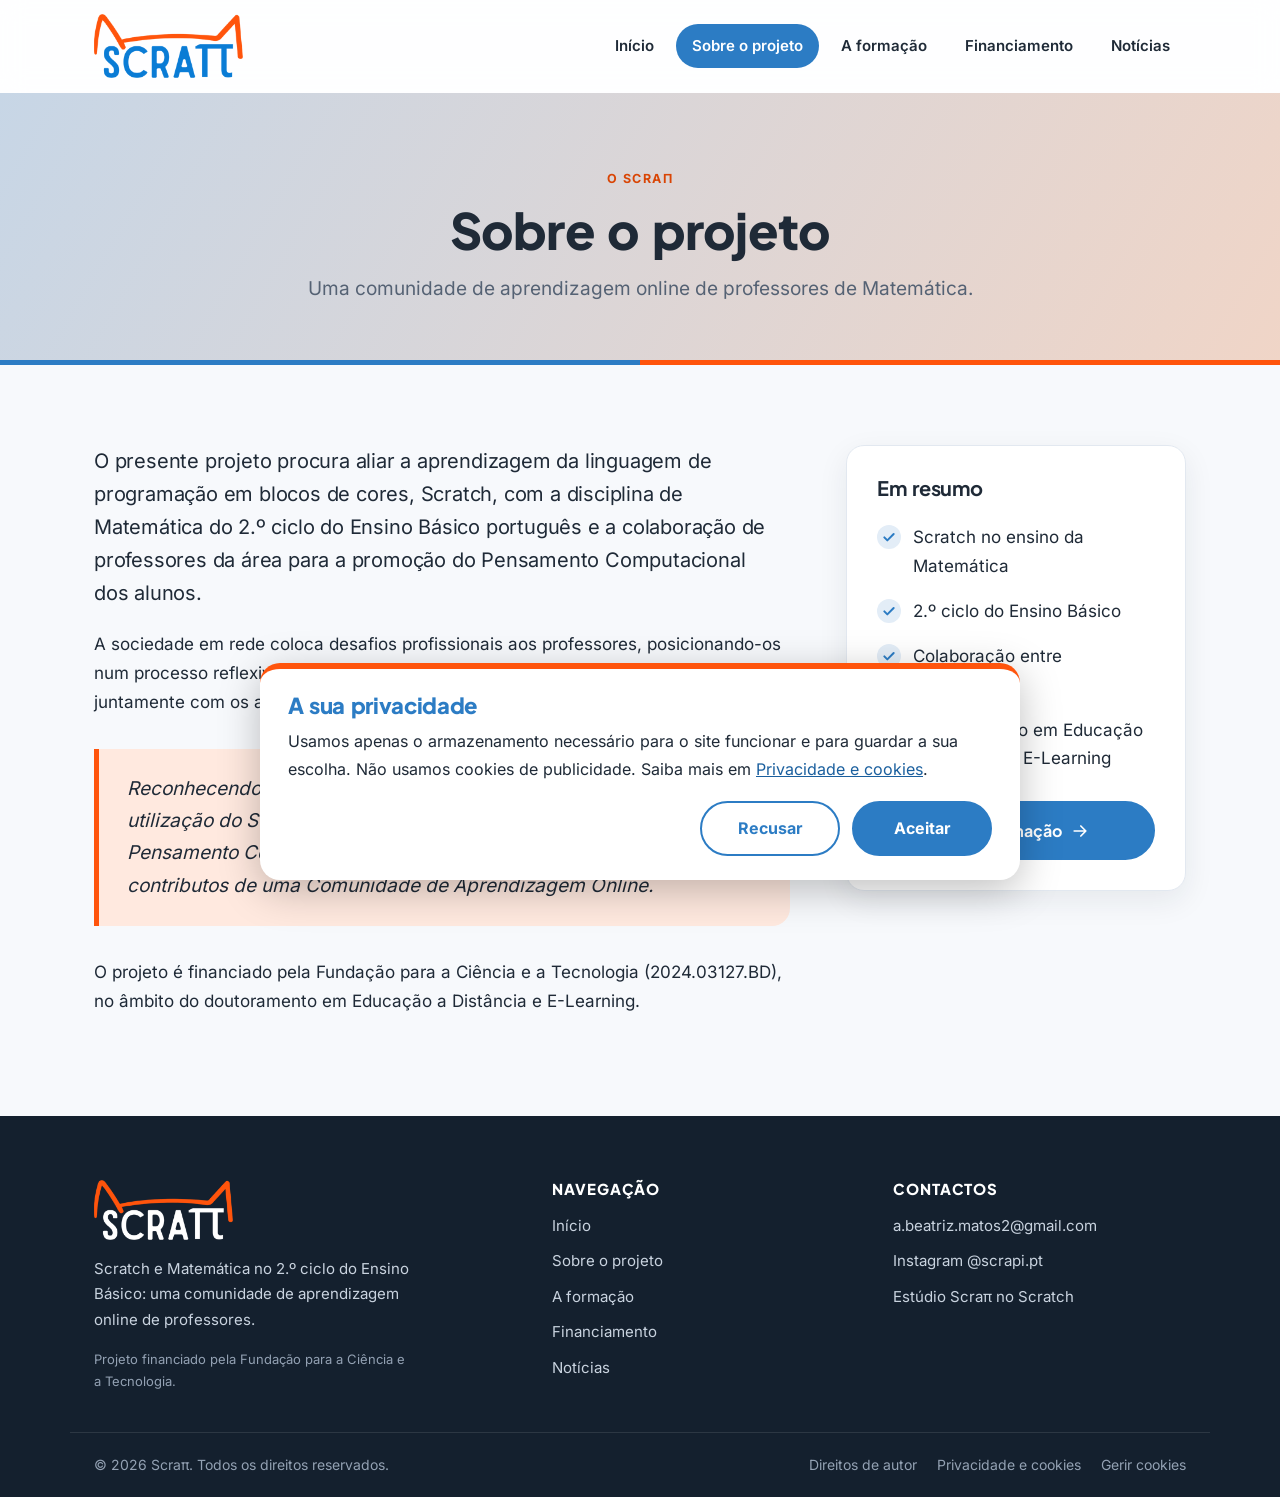
<file: sobre.html>
<!DOCTYPE html>
<html lang="pt-PT">
<head>
    <meta charset="UTF-8">
    <meta name="viewport" content="width=device-width, initial-scale=1.0">
    <title>Sobre o projeto | Scraπ</title>
    <meta name="description" content="Conheça o Scraπ, projeto de doutoramento que alia o Scratch à Matemática do 2.º ciclo do Ensino Básico através de uma comunidade de aprendizagem online de professores.">
    <meta name="theme-color" content="#2c7cc4">
    <link rel="canonical" href="https://scra-pi.github.io/sobre.html">

    <!-- pré-visualização quando o link é partilhado (WhatsApp, Facebook, LinkedIn...) -->
    <meta property="og:type" content="website">
    <meta property="og:site_name" content="Scraπ">
    <meta property="og:locale" content="pt_PT">
    <meta property="og:title" content="Sobre o projeto | Scraπ">
    <meta property="og:description" content="Conheça o Scraπ, projeto de doutoramento que alia o Scratch à Matemática do 2.º ciclo do Ensino Básico através de uma comunidade de aprendizagem online de professores.">
    <meta property="og:url" content="https://scra-pi.github.io/sobre.html">
    <meta property="og:image" content="https://scra-pi.github.io/partilha.jpg">
    <meta property="og:image:width" content="1200">
    <meta property="og:image:height" content="630">
    <meta name="twitter:card" content="summary_large_image">

    <link rel="icon" href="favicon.ico" sizes="any">
    <link rel="icon" type="image/png" href="favicon-32.png">
    <link rel="apple-touch-icon" href="apple-touch-icon.png">
    <link rel="preload" href="fontes/plus-jakarta-sans-latin-wght-normal.woff2" as="font" type="font/woff2" crossorigin>
    <link rel="preload" href="fontes/inter-latin-wght-normal.woff2" as="font" type="font/woff2" crossorigin>
    <link rel="stylesheet" href="style.css?v=8">
</head>

<body>
    <header class="topo">
        <div class="topo-interior">
            <a class="logo" href="index.html">
                <img src="logo1.png" width="488" height="210" alt="Scraπ: página inicial">
            </a>

            <button class="menu-toggle" id="mobile-menu" aria-label="Abrir menu" aria-expanded="false" aria-controls="menu">
                <span></span>
                <span></span>
                <span></span>
            </button>

            <nav id="menu" aria-label="Menu principal">
            <a href="index.html">Início</a>
            <a href="sobre.html" class="active" aria-current="page">Sobre o projeto</a>
            <a href="formacao.html">A formação</a>
            <a href="financiamento.html">Financiamento</a>
            <a href="noticias.html">Notícias</a>
            </nav>
        </div>
    </header>

    <main id="conteudo">
        <section class="faixa">
            <div class="interior">
            <p class="etiqueta">O Scraπ</p>
                <h1>Sobre o projeto</h1>
                <p class="subtitulo">Uma comunidade de aprendizagem online de professores de Matemática.</p>
            </div>
        </section>

        <section class="seccao">
            <div class="interior com-lateral">
                <article class="texto">
                    <p class="destaque-texto">
                        O presente projeto procura aliar a aprendizagem da linguagem de programação em blocos de cores, Scratch, com a disciplina de Matemática do 2.º ciclo do Ensino Básico português e a colaboração de professores da área para a promoção do Pensamento Computacional dos alunos.
                    </p>

                    <p>
                        A sociedade em rede coloca desafios profissionais aos professores, posicionando-os num processo reflexivo e com necessidades formativas para a construção, juntamente com os alunos, de inúmeras aprendizagens.
                    </p>

                    <blockquote>
                        Reconhecendo potencialidades na colaboração docente e na utilização do Scratch na área da Matemática e na promoção do Pensamento Computacional, torna-se relevante perceber quais os contributos de uma Comunidade de Aprendizagem Online.
                    </blockquote>

                    <p>
                        O projeto é financiado pela Fundação para a Ciência e a Tecnologia (2024.03127.BD), no âmbito do doutoramento em Educação a Distância e E-Learning.
                    </p>
                </article>

                <aside class="lateral">
                    <div class="cartao aparecer">
                        <h3>Em resumo</h3>
                        <ul class="lista-visto">
                            <li><svg class="ico visto" viewBox="0 0 24 24" aria-hidden="true"><path d="M5 12.5l4.5 4.5L19 7.5"/></svg> Scratch no ensino da Matemática</li>
                            <li><svg class="ico visto" viewBox="0 0 24 24" aria-hidden="true"><path d="M5 12.5l4.5 4.5L19 7.5"/></svg> 2.º ciclo do Ensino Básico</li>
                            <li><svg class="ico visto" viewBox="0 0 24 24" aria-hidden="true"><path d="M5 12.5l4.5 4.5L19 7.5"/></svg> Colaboração entre professores</li>
                            <li><svg class="ico visto" viewBox="0 0 24 24" aria-hidden="true"><path d="M5 12.5l4.5 4.5L19 7.5"/></svg> Doutoramento em Educação a Distância e E-Learning</li>
                        </ul>
                        <a class="botao botao-bloco" href="formacao.html">Ver a formação <svg class="ico" viewBox="0 0 24 24" aria-hidden="true"><path d="M5 12h14M13 6l6 6-6 6"/></svg></a>
                    </div>
                </aside>
            </div>
        </section>
    </main>

    <footer class="rodape">
        <div class="rodape-interior">
            <div class="rodape-marca">
                <img src="logo-branco.png" width="488" height="210" alt="Scraπ">
                <p>Scratch e Matemática no 2.º ciclo do Ensino Básico: uma comunidade de aprendizagem online de professores.</p>
                <p class="rodape-fct">Projeto financiado pela Fundação para a Ciência e a Tecnologia.</p>
            </div>

            <div>
                <h2>Navegação</h2>
                <ul>
                    <li><a href="index.html">Início</a></li>
                    <li><a href="sobre.html">Sobre o projeto</a></li>
                    <li><a href="formacao.html">A formação</a></li>
                    <li><a href="financiamento.html">Financiamento</a></li>
                    <li><a href="noticias.html">Notícias</a></li>
                </ul>
            </div>

            <div>
                <h2>Contactos</h2>
                <ul>
                    <li><a href="mailto:a.beatriz.matos2@gmail.com">a.beatriz.matos2@gmail.com</a></li>
                    <li><a href="https://www.instagram.com/scrapi.pt" target="_blank" rel="noopener">Instagram @scrapi.pt</a></li>
                    <li><a href="https://scratch.mit.edu/studios/50838142/" target="_blank" rel="noopener">Estúdio Scraπ no Scratch</a></li>
                </ul>
            </div>
        </div>

        <div class="rodape-base">
            <p>© <span id="ano">2026</span> Scraπ. Todos os direitos reservados.</p>
            <p class="links-legais">
                <a href="aviso-legal.html#direitos">Direitos de autor</a>
                <a href="aviso-legal.html#privacidade">Privacidade e cookies</a>
                <button type="button" class="gerir-cookies">Gerir cookies</button>
            </p>
        </div>
    </footer>

    <button type="button" class="voltar-topo" aria-label="Voltar ao topo"><svg class="ico" viewBox="0 0 24 24" aria-hidden="true"><path d="M12 19V5M6 11l6-6 6 6"/></svg></button>

    <script src="script.js?v=8"></script>
</body>
</html>
</file>
<file: style.css>
/* =========================================================
   Scraπ: folha de estilos
   As cores principais estão todas aqui em baixo (:root).
   ========================================================= */

/* LETRAS (alojadas no próprio site, sem ligação ao Google) */
@font-face{
font-family:"Inter";
font-style:normal;
font-weight:100 900;
font-display:swap;
src:url("fontes/inter-latin-wght-normal.woff2") format("woff2");
unicode-range:U+0000-00FF,U+0131,U+0152-0153,U+02BB-02BC,U+02C6,U+02DA,U+02DC,U+0304,U+0308,U+0329,U+2000-206F,U+20AC,U+2122,U+2191,U+2193,U+2212,U+2215,U+FEFF,U+FFFD;
}

/* só para o π de Scraπ */
@font-face{
font-family:"Inter";
font-style:normal;
font-weight:100 900;
font-display:swap;
src:url("fontes/inter-greek-wght-normal.woff2") format("woff2");
unicode-range:U+0370-0377,U+037A-037F,U+0384-038A,U+038C,U+038E-03A1,U+03A3-03FF;
}

@font-face{
font-family:"Plus Jakarta Sans";
font-style:normal;
font-weight:200 800;
font-display:swap;
src:url("fontes/plus-jakarta-sans-latin-wght-normal.woff2") format("woff2");
unicode-range:U+0000-00FF,U+0131,U+0152-0153,U+02BB-02BC,U+02C6,U+02DA,U+02DC,U+0304,U+0308,U+0329,U+2000-206F,U+20AC,U+2122,U+2191,U+2193,U+2212,U+2215,U+FEFF,U+FFFD;
}

:root{
--azul:#2c7cc4;
--azul-escuro:#1a5f9e;
--azul-claro:#e3edf7;
--laranja:#FF540C;
--laranja-escuro:#d94505;
--laranja-claro:#ffe9df;
--texto:#1f2a37;
--texto-suave:#556274;
--fundo:#f7f9fc;
--branco:#ffffff;
--linha:#e2e8f0;
--gradiente:linear-gradient(120deg,#c7d6e6,#f0d5c7);
--sombra:0 10px 30px rgba(31,42,55,0.08);
--sombra-forte:0 18px 40px rgba(31,42,55,0.14);
--raio:18px;
--largura:1140px;
--letra:"Inter",system-ui,-apple-system,"Segoe UI",Roboto,Arial,sans-serif;
--letra-titulos:"Plus Jakarta Sans","Inter",system-ui,-apple-system,"Segoe UI",Roboto,Arial,sans-serif;
}

*,
*::before,
*::after{
box-sizing:border-box;
}

html{
scroll-behavior:smooth;
scroll-padding-top:100px;
}

body{
margin:0;
font-family:var(--letra);
font-size:17px;
line-height:1.7;
color:var(--texto);
background:var(--fundo);
text-rendering:optimizeLegibility;
min-height:100vh;
display:flex;
flex-direction:column;
-webkit-font-smoothing:antialiased;
}

main{
flex:1;
}

img{
max-width:100%;
height:auto;
}

h1, h2, h3{
font-family:var(--letra-titulos);
font-weight:800;
line-height:1.15;
letter-spacing:-0.015em;
word-spacing:0.08em;
color:var(--texto);
text-wrap:balance;
}

h3{
font-weight:700;
letter-spacing:-0.01em;
}

p{
text-wrap:pretty;
}

a{
color:var(--azul-escuro);
}

a:focus-visible,
button:focus-visible{
outline:3px solid var(--laranja);
outline-offset:3px;
}

.ico{
width:20px;
height:20px;
fill:none;
stroke:currentColor;
stroke-width:2;
stroke-linecap:round;
stroke-linejoin:round;
flex-shrink:0;
}

.centro{
text-align:center;
}

/* =========================================================
   CABEÇALHO
   ========================================================= */
.topo{
position:sticky;
top:0;
z-index:50;
background:rgba(255,255,255,0.85);
backdrop-filter:blur(12px);
-webkit-backdrop-filter:blur(12px);
border-bottom:1px solid transparent;
transition:box-shadow 0.3s, border-color 0.3s;
}

.topo.com-sombra{
border-bottom-color:var(--linha);
box-shadow:0 4px 20px rgba(31,42,55,0.06);
}

.topo-interior{
max-width:var(--largura);
margin:0 auto;
padding:14px 24px;
display:flex;
align-items:center;
justify-content:space-between;
gap:20px;
}

.logo{
display:block;
line-height:0;
}

.logo img{
height:64px;
width:auto;
display:block;
}

nav{
display:flex;
flex-wrap:wrap;
gap:6px;
}

nav a{
text-decoration:none;
color:var(--texto);
font-weight:600;
font-size:15px;
padding:9px 16px;
border-radius:999px;
transition:background 0.2s, color 0.2s;
}

nav a:hover{
background:var(--azul-claro);
color:var(--azul-escuro);
}

nav a.active{
background:var(--azul);
color:var(--branco);
}

.menu-toggle{
display:none;
flex-direction:column;
justify-content:center;
gap:5px;
width:44px;
height:44px;
padding:0;
background:var(--azul-claro);
border:none;
border-radius:12px;
cursor:pointer;
}

.menu-toggle span{
display:block;
width:22px;
height:2.5px;
margin:0 auto;
background:var(--azul);
border-radius:2px;
transition:transform 0.3s, opacity 0.3s;
}

.menu-toggle[aria-expanded="true"] span:nth-child(1){ transform:translateY(7.5px) rotate(45deg); }
.menu-toggle[aria-expanded="true"] span:nth-child(2){ opacity:0; }
.menu-toggle[aria-expanded="true"] span:nth-child(3){ transform:translateY(-7.5px) rotate(-45deg); }

/* =========================================================
   SECÇÕES E GRELHAS
   ========================================================= */
.interior{
max-width:var(--largura);
margin:0 auto;
padding:0 24px;
}

.interior.estreito{
max-width:820px;
}

.seccao{
padding:80px 0;
}

.seccao-clara{
background:var(--branco);
}

.etiqueta{
display:inline-block;
margin:0 0 12px;
font-size:12.5px;
font-weight:700;
letter-spacing:0.12em;
text-transform:uppercase;
color:var(--laranja-escuro);
}

.etiqueta.centro{
display:block;
}

.titulo-seccao{
font-size:clamp(28px,4vw,38px);
text-align:center;
margin:0 0 16px;
}

.titulo-seccao::after{
content:"";
display:block;
width:60px;
height:4px;
margin:16px auto 0;
background:var(--laranja);
border-radius:4px;
}

.subtitulo-seccao{
color:var(--texto-suave);
max-width:640px;
margin:0 auto 40px;
}

.seccao .titulo-seccao + .grelha{
margin-top:44px;
}

.grelha{
display:grid;
gap:24px;
}

.grelha-3{ grid-template-columns:repeat(3,1fr); }
.grelha-4{ grid-template-columns:repeat(4,1fr); }

.destaque-texto{
font-size:20px;
line-height:1.65;
color:var(--texto);
letter-spacing:-0.01em;
}

/* =========================================================
   BOTÕES
   ========================================================= */
.botoes{
display:flex;
flex-wrap:wrap;
gap:12px;
margin-top:28px;
}

.centro .botoes{
justify-content:center;
}

.botao{
font-family:var(--letra-titulos);
word-spacing:0.08em;
display:inline-flex;
align-items:center;
justify-content:center;
gap:8px;
padding:14px 26px;
border-radius:999px;
border:2px solid var(--azul);
background:var(--azul);
color:var(--branco);
font-weight:700;
font-size:16px;
text-decoration:none;
transition:transform 0.2s, box-shadow 0.2s, background 0.2s, border-color 0.2s;
}

.botao:hover{
transform:translateY(-2px);
box-shadow:0 8px 20px rgba(44,124,196,0.3);
background:var(--azul-escuro);
border-color:var(--azul-escuro);
}

.botao .ico{
transition:transform 0.2s;
}

.botao:hover .ico{
transform:translateX(3px);
}

.botao-secundario{
background:var(--branco);
color:var(--azul-escuro);
}

.botao-secundario:hover{
background:var(--azul-claro);
color:var(--azul-escuro);
}

.botao-laranja{
background:var(--laranja);
border-color:var(--laranja);
}

.botao-laranja:hover{
background:var(--laranja-escuro);
border-color:var(--laranja-escuro);
box-shadow:0 8px 20px rgba(255,84,12,0.3);
}

.botao-contorno{
background:transparent;
border-color:var(--branco);
color:var(--branco);
}

.botao-contorno:hover{
background:var(--branco);
border-color:var(--branco);
color:var(--azul-escuro);
}

.botao-bloco{
display:flex;
width:100%;
margin-top:20px;
}

.ligacao-seta{
display:inline-flex;
align-items:center;
gap:6px;
font-weight:700;
text-decoration:none;
}

.ligacao-seta:hover{
text-decoration:underline;
}

/* =========================================================
   CARTÕES
   ========================================================= */
.cartao{
display:block;
background:var(--branco);
border:1px solid var(--linha);
border-radius:var(--raio);
padding:30px;
box-shadow:var(--sombra);
transition:transform 0.25s, box-shadow 0.25s;
}

.seccao-clara .cartao{
background:var(--fundo);
box-shadow:none;
}

.cartao h3{
font-size:20px;
margin:16px 0 8px;
}

.cartao p{
margin:0;
color:var(--texto-suave);
}

.cartao .etiqueta{
margin-bottom:0;
}

.cartao .etiqueta + h3{
margin-top:6px;
}

a.cartao{
text-decoration:none;
color:inherit;
}

a.cartao:hover{
transform:translateY(-4px);
box-shadow:var(--sombra-forte);
}

.cartao-icone{
display:inline-flex;
align-items:center;
justify-content:center;
width:52px;
height:52px;
border-radius:14px;
background:var(--azul-claro);
color:var(--azul);
}

.cartao-icone .ico{
width:26px;
height:26px;
}

.cartao-icone.laranja{
background:var(--laranja-claro);
color:var(--laranja-escuro);
}

.cartao-contacto{
display:flex;
flex-direction:column;
align-items:flex-start;
gap:4px;
}

.cartao-titulo{
margin-top:14px;
font-weight:700;
font-size:19px;
}

.cartao-texto{
color:var(--texto-suave);
word-break:break-word;
}

/* =========================================================
   PÁGINA INICIAL: APRESENTAÇÃO
   ========================================================= */
.hero{
background:var(--gradiente);
padding:72px 0 88px;
overflow:hidden;
position:relative;
}

.hero::before{
content:"";
position:absolute;
width:520px;
height:520px;
right:-140px;
top:-160px;
border-radius:50%;
background:radial-gradient(circle,rgba(255,255,255,0.55),rgba(255,255,255,0) 70%);
pointer-events:none;
}

.hero-grelha{
display:grid;
grid-template-columns:minmax(0,1.1fr) minmax(0,0.9fr);
gap:64px;
align-items:center;
position:relative;
}

.hero h1{
font-size:clamp(38px,5.4vw,62px);
line-height:1.08;
letter-spacing:-0.025em;
margin:0 0 22px;
}

.realce{
color:var(--azul);
white-space:nowrap;
background:linear-gradient(transparent 78%, rgba(255,84,12,0.35) 78%);
}

.hero-lead{
font-size:20px;
line-height:1.6;
color:var(--texto-suave);
max-width:540px;
margin:0;
}

.hero .botoes{
margin-top:32px;
}

.hero-dados{
list-style:none;
display:flex;
flex-wrap:wrap;
gap:14px 36px;
margin:44px 0 0;
padding:28px 0 0;
border-top:1px solid rgba(31,42,55,0.12);
}

.hero-dados li{
display:flex;
flex-direction:column;
}

.hero-dados strong{
font-family:var(--letra-titulos);
font-size:26px;
font-weight:800;
letter-spacing:-0.01em;
word-spacing:0.1em;
line-height:1.2;
}

.hero-dados span{
font-size:14px;
color:var(--texto-suave);
}

.hero-visual{
position:relative;
justify-self:center;
max-width:440px;
width:100%;
}

.janela{
margin:0;
background:var(--branco);
border-radius:20px;
overflow:hidden;
box-shadow:0 30px 60px rgba(31,42,55,0.22), 0 0 0 1px rgba(31,42,55,0.06);
transform:rotate(2deg);
}

.janela-barra{
display:flex;
gap:7px;
padding:12px 16px;
background:#eef2f7;
border-bottom:1px solid var(--linha);
}

.janela-barra span{
width:11px;
height:11px;
border-radius:50%;
background:#cbd5e1;
}

.janela-barra span:first-child{ background:var(--laranja); }
.janela-barra span:nth-child(2){ background:#f5b301; }
.janela-barra span:nth-child(3){ background:#2fb46e; }

.janela img{
display:block;
width:100%;
height:auto;
max-height:520px;
object-fit:cover;
object-position:top;
}

.hero-selo{
position:absolute;
left:-36px;
bottom:48px;
display:flex;
align-items:center;
gap:12px;
padding:12px 20px 12px 12px;
background:var(--branco);
border-radius:16px;
box-shadow:var(--sombra-forte);
font-family:var(--letra-titulos);
font-weight:700;
font-size:15px;
}

.hero-selo-icone{
display:flex;
align-items:center;
justify-content:center;
width:40px;
height:40px;
border-radius:12px;
background:var(--laranja);
color:var(--branco);
font-family:var(--letra);
font-size:22px;
font-weight:700;
}

/* FAIXA DOS PARCEIROS */
.parceiros{
background:var(--branco);
border-bottom:1px solid var(--linha);
}

.parceiros-lista{
display:flex;
flex-wrap:wrap;
align-items:center;
justify-content:center;
gap:10px 40px;
padding-top:26px;
padding-bottom:26px;
font-family:var(--letra-titulos);
font-weight:700;
font-size:16px;
word-spacing:0.06em;
color:#6b7a8d;
text-align:center;
}

.parceiros-titulo{
font-family:var(--letra);
font-size:12.5px;
font-weight:600;
letter-spacing:0.12em;
text-transform:uppercase;
color:#93a1b3;
}

/* O PROJETO (duas colunas) */
.projeto{
display:grid;
grid-template-columns:minmax(0,0.8fr) minmax(0,1.2fr);
gap:64px;
align-items:start;
}

.titulo-grande{
font-size:clamp(30px,4vw,44px);
margin:0;
}

.projeto .destaque-texto{
margin-top:0;
color:var(--texto-suave);
}

.projeto strong{
color:var(--texto);
}

/* =========================================================
   PÁGINA INICIAL
   ========================================================= */
.intro h1{
font-size:clamp(34px,5vw,52px);
margin:0 0 20px;
}

.intro .destaque-texto{
color:var(--texto-suave);
}

.intro strong{
color:var(--texto);
}

.chamada{
display:flex;
align-items:center;
justify-content:space-between;
gap:30px;
padding:48px;
border-radius:28px;
background:linear-gradient(120deg,var(--azul-escuro),var(--azul));
color:var(--branco);
box-shadow:var(--sombra-forte);
position:relative;
overflow:hidden;
}

.chamada::after{
content:"";
position:absolute;
right:-80px;
bottom:-120px;
width:280px;
height:280px;
border-radius:50%;
background:rgba(255,255,255,0.07);
pointer-events:none;
}

.chamada > *{
position:relative;
z-index:1;
}

.chamada .etiqueta{
color:#ffd2bf;
}

.chamada h2{
color:var(--branco);
font-size:clamp(24px,3vw,32px);
margin:0 0 10px;
}

.chamada p{
margin:0;
opacity:0.9;
}

.chamada .botoes{
margin-top:0;
flex-shrink:0;
}

/* =========================================================
   FAIXA DE TÍTULO (páginas interiores)
   ========================================================= */
.faixa{
background:var(--gradiente);
padding:70px 0 60px;
text-align:center;
position:relative;
}

.faixa::after{
content:"";
position:absolute;
left:0;
right:0;
bottom:0;
height:5px;
background:linear-gradient(90deg,var(--azul) 0 50%,var(--laranja) 50% 100%);
}

.faixa h1{
font-size:clamp(34px,5vw,50px);
margin:0;
}

.faixa .subtitulo{
max-width:680px;
margin:14px auto 0;
font-size:19px;
color:var(--texto-suave);
}

/* =========================================================
   TEXTO E BARRA LATERAL
   ========================================================= */
.com-lateral{
display:grid;
grid-template-columns:minmax(0,1fr) 340px;
gap:56px;
align-items:start;
}

.texto h2{
font-size:26px;
margin:40px 0 16px;
}

.texto p{
margin:0 0 20px;
}

.texto .destaque-texto{
margin-top:0;
}

blockquote{
margin:32px 0;
padding:24px 28px;
border-left:5px solid var(--laranja);
background:var(--laranja-claro);
border-radius:0 var(--raio) var(--raio) 0;
font-size:19px;
font-style:italic;
}

.lateral{
position:sticky;
top:110px;
}

.lateral h3{
margin-top:0;
}

.lista-visto{
list-style:none;
padding:0;
margin:16px 0 0;
}

.lista-visto li{
display:flex;
gap:12px;
align-items:flex-start;
padding:8px 0;
}

.ico.visto{
width:24px;
height:24px;
padding:4px;
margin-top:2px;
border-radius:50%;
background:var(--azul-claro);
color:var(--azul);
stroke-width:3;
}

.cartao-inscricao{
border-top:5px solid var(--laranja);
}

/* =========================================================
   FORMAÇÃO: NÚMEROS
   ========================================================= */
.facto{
display:flex;
flex-direction:column;
align-items:center;
text-align:center;
padding:28px 20px;
background:var(--branco);
border:1px solid var(--linha);
border-radius:var(--raio);
box-shadow:var(--sombra);
}

.facto strong{
margin-top:14px;
font-family:var(--letra-titulos);
font-size:24px;
white-space:nowrap;
letter-spacing:-0.01em;
word-spacing:0.08em;
}

.facto span:last-child{
color:var(--texto-suave);
font-size:15px;
}

/* =========================================================
   FINANCIAMENTO E NOTÍCIAS
   ========================================================= */
.banner-fct{
display:block;
margin-top:40px;
border-radius:var(--raio);
box-shadow:var(--sombra-forte);
}

.noticia h2{
font-size:28px;
margin:14px 0 12px;
}

.noticia p{
margin-bottom:20px;
}

.selo{
display:inline-block;
padding:4px 12px;
border-radius:999px;
background:var(--laranja-claro);
color:var(--laranja-escuro);
font-size:13px;
font-weight:700;
}

/* =========================================================
   CONTACTOS
   ========================================================= */
.seccao-contactos{
background:var(--gradiente);
}

.seccao-contactos .etiqueta{
display:block;
text-align:center;
}

/* =========================================================
   RODAPÉ
   ========================================================= */
.rodape{
background:#14202e;
color:#c9d3df;
font-size:15px;
}

.rodape-interior{
max-width:var(--largura);
margin:0 auto;
padding:64px 24px 40px;
display:grid;
grid-template-columns:1.4fr 1fr 1fr;
gap:48px;
}

.rodape h2{
color:var(--branco);
font-size:15px;
letter-spacing:0.06em;
text-transform:uppercase;
margin:0 0 16px;
}

.rodape ul{
list-style:none;
margin:0;
padding:0;
}

.rodape li{
margin-bottom:10px;
}

.rodape a{
color:#c9d3df;
text-decoration:none;
word-break:break-word;
}

.rodape a:hover{
color:var(--branco);
text-decoration:underline;
}

.rodape-marca img{
height:60px;
width:auto;
display:block;
}

.rodape-marca p{
max-width:340px;
margin:16px 0 0;
}

.rodape-fct{
font-size:13px;
color:#93a1b3;
}

.rodape-base{
max-width:var(--largura);
margin:0 auto;
padding:20px 24px;
border-top:1px solid rgba(255,255,255,0.1);
display:flex;
flex-wrap:wrap;
justify-content:space-between;
gap:10px;
font-size:14px;
color:#93a1b3;
}

.rodape-base p{
margin:0;
}

.links-legais{
display:flex;
flex-wrap:wrap;
gap:6px 20px;
}

.links-legais a,
.gerir-cookies{
color:#93a1b3;
}

.gerir-cookies{
background:none;
border:none;
padding:0;
font:inherit;
text-decoration:none;
cursor:pointer;
}

.gerir-cookies:hover{
color:var(--branco);
text-decoration:underline;
}

/* BOTÃO VOLTAR AO TOPO */
.voltar-topo{
position:fixed;
right:20px;
bottom:20px;
z-index:40;
width:48px;
height:48px;
display:flex;
align-items:center;
justify-content:center;
border:none;
border-radius:50%;
background:var(--azul);
color:var(--branco);
box-shadow:0 8px 20px rgba(44,124,196,0.35);
cursor:pointer;
opacity:0;
visibility:hidden;
transform:translateY(10px);
transition:opacity 0.3s, transform 0.3s, visibility 0.3s, background 0.2s;
}

.voltar-topo.visivel{
opacity:1;
visibility:visible;
transform:none;
}

.voltar-topo:hover{
background:var(--laranja);
}

/* =========================================================
   AVISO LEGAL
   ========================================================= */
.legal h2{
font-size:26px;
margin:48px 0 16px;
}

.legal h2:first-child{
margin-top:0;
}

.atualizacao{
font-size:14px;
color:var(--texto-suave);
margin-top:40px;
}

/* =========================================================
   AVISO DE COOKIES
   ========================================================= */
.aviso-cookies{
position:fixed;
left:20px;
right:20px;
bottom:20px;
z-index:100;
max-width:760px;
margin:0 auto;
padding:24px 28px;
background:var(--branco);
color:var(--texto);
border-top:6px solid var(--laranja);
border-radius:20px;
box-shadow:0 10px 40px rgba(0,0,0,0.25);
font-size:16px;
animation:subir 0.4s ease;
}

@keyframes subir{
from{ opacity:0; transform:translateY(20px); }
to{ opacity:1; transform:none; }
}

.aviso-cookies h2{
font-size:22px;
margin:0 0 10px;
color:var(--azul);
}

.aviso-cookies p{
margin:0 0 18px;
}

.aviso-cookies-botoes{
display:flex;
gap:12px;
justify-content:flex-end;
flex-wrap:wrap;
}

/* os dois botões com o mesmo destaque, como exige a CNPD */
.aviso-cookies-botoes button{
min-width:140px;
padding:12px 24px;
font:inherit;
font-weight:bold;
border-radius:30px;
cursor:pointer;
transition:0.3s;
}

.cookies-recusar{
background:var(--branco);
color:var(--azul);
border:2px solid var(--azul);
}

.cookies-aceitar{
background:var(--azul);
color:var(--branco);
border:2px solid var(--azul);
}

.cookies-recusar:hover,
.cookies-aceitar:hover{
background:var(--laranja);
border-color:var(--laranja);
color:var(--branco);
}

/* =========================================================
   ANIMAÇÃO AO APARECER NO ECRÃ
   (só é ativada pelo script.js, para quem não tem animações desligadas)
   ========================================================= */
.animar .aparecer{
opacity:0;
transform:translateY(24px);
transition:opacity 0.6s ease, transform 0.6s ease;
}

.animar .aparecer.visivel{
opacity:1;
transform:none;
}

/* =========================================================
   TABLET
   ========================================================= */
@media (max-width:1000px){
.grelha-4{ grid-template-columns:repeat(2,1fr); }

.hero{
padding:48px 0 64px;
}

.hero-grelha,
.projeto{
grid-template-columns:1fr;
gap:40px;
}

.hero-visual{
max-width:380px;
}

.hero-selo{
left:-12px;
}

.com-lateral{
grid-template-columns:1fr;
gap:32px;
}

.lateral{
position:static;
}

.chamada{
flex-direction:column;
align-items:flex-start;
padding:36px;
}

.rodape-interior{
grid-template-columns:1fr 1fr;
}

.rodape-marca{
grid-column:1 / -1;
}
}

/* =========================================================
   TELEMÓVEL (menu fechado num botão)
   ========================================================= */
@media (max-width:900px){
.topo-interior{
flex-wrap:wrap;
padding:10px 16px;
}

.logo img{
height:50px;
}

.menu-toggle{
display:flex;
}

nav{
display:none;
width:100%;
flex-direction:column;
gap:4px;
padding:8px 0 12px;
}

nav.show{
display:flex;
}

nav a{
padding:12px 16px;
border-radius:12px;
}
}

@media (max-width:700px){
body{
font-size:16px;
}

.hero-lead{
font-size:18px;
}

.hero-dados{
gap:14px 24px;
}

.hero-dados strong{
font-size:22px;
}

.janela img{
max-height:380px;
}

.hero-selo{
left:0;
bottom:24px;
font-size:14px;
}

.interior{
padding:0 16px;
}

.seccao{
padding:56px 0;
}

.faixa{
padding:48px 0 44px;
}

.grelha-3{ grid-template-columns:1fr; }

.destaque-texto{
font-size:18px;
}

.chamada{
padding:28px 22px;
border-radius:20px;
}

.chamada .botoes{
width:100%;
}

.chamada .botao{
flex:1;
}

.facto{
padding:22px 12px;
}

.facto strong{
font-size:19px;
}

.cartao{
padding:24px;
}

.rodape-interior{
grid-template-columns:1fr;
gap:32px;
padding:48px 16px 32px;
}

.rodape-base{
padding:20px 16px 80px;
flex-direction:column;
}

.aviso-cookies{
left:10px;
right:10px;
bottom:10px;
padding:18px;
font-size:15px;
}

.aviso-cookies-botoes button{
flex:1;
min-width:0;
}

.voltar-topo{
right:14px;
bottom:14px;
width:44px;
height:44px;
}
}

/* QUEM PREFERE MENOS ANIMAÇÕES (definição do sistema) */
@media (prefers-reduced-motion:reduce){
html{
scroll-behavior:auto;
}

*,
*::before,
*::after{
transition:none !important;
animation:none !important;
}
}
</file>
